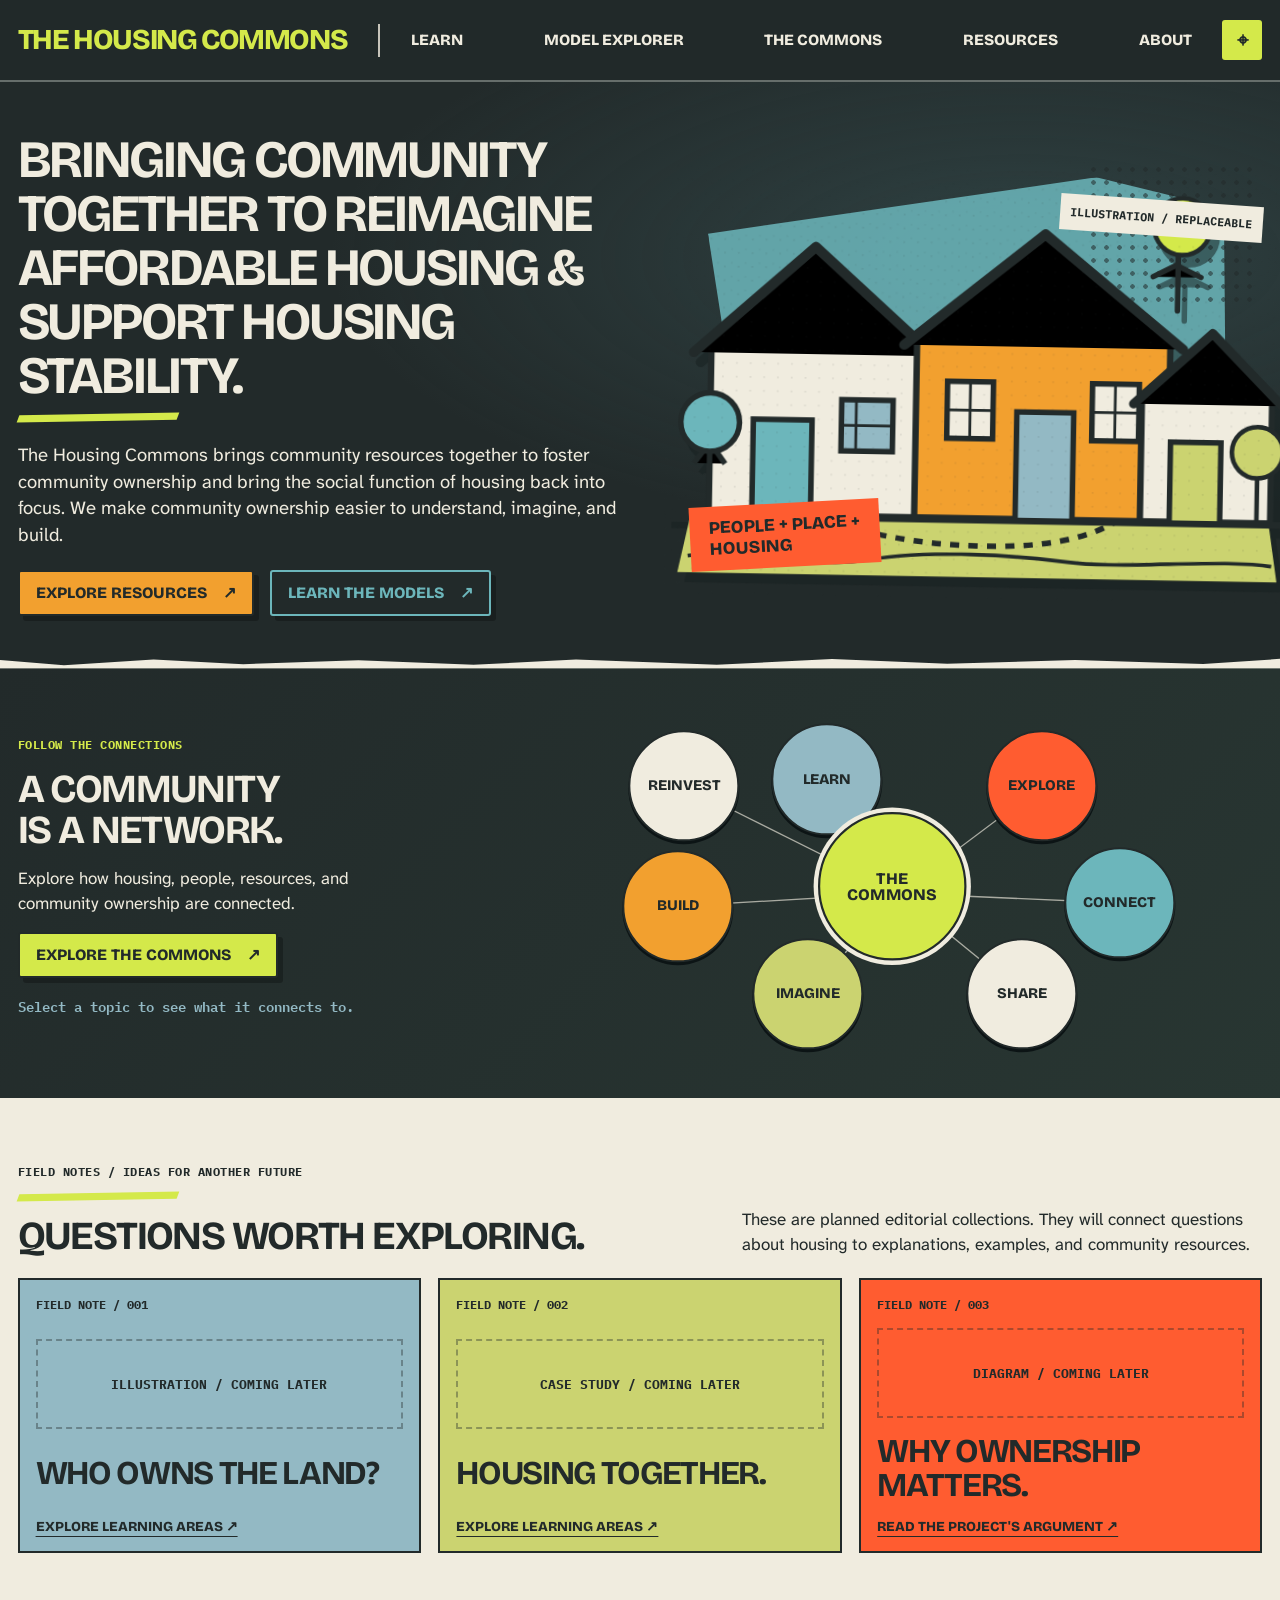
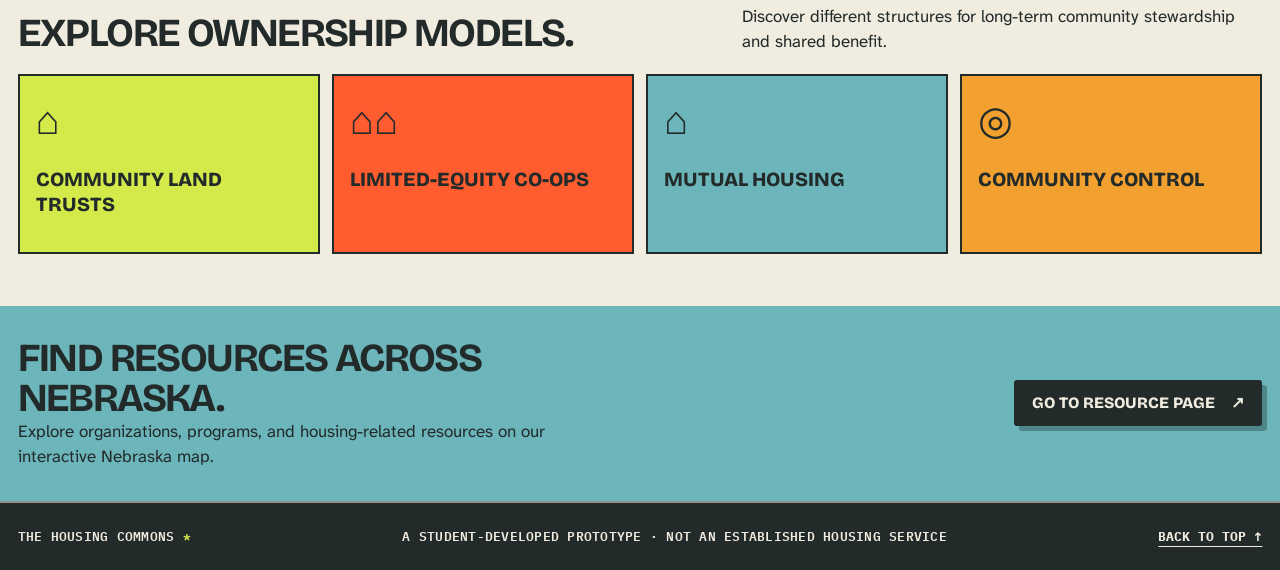
<file: index.html>
<!doctype html><html lang="en"><head><meta charset="utf-8"><meta name="viewport" content="width=device-width, initial-scale=1"><meta name="theme-color" content="#222A2A"><meta name="description" content="Explore housing ideas, resources and community ownership through The Housing Commons."><title>Home | The Housing Commons</title><link rel="preconnect" href="https://fonts.googleapis.com"><link rel="preconnect" href="https://fonts.gstatic.com" crossorigin><link href="https://fonts.googleapis.com/css2?family=Atkinson+Hyperlegible+Next:wght@400;500;600;700&family=Bricolage+Grotesque:opsz,wght@12..96,500;12..96,700;12..96,800&family=IBM+Plex+Mono:wght@400;500;600;700&display=swap" rel="stylesheet"><link rel="stylesheet" href="css/styles.css"><script src="js/site.js" defer></script></head><body id="top"><a class="skip" href="#main">Skip to main content</a><div class="site"><header class="masthead"><div class="mast-inner shell"><a class="brand" href="index.html" aria-label="The Housing Commons home">THE HOUSING COMMONS</a><span class="nav-divider" aria-hidden="true"></span><button class="menu-toggle" type="button" aria-expanded="false" aria-controls="main-nav" aria-label="Open navigation menu">☰</button><nav class="main-nav" id="main-nav" aria-label="Main navigation"><a href="learn.html">LEARN</a><a href="model-explorer.html">MODEL EXPLORER</a><a href="commons.html">THE COMMONS</a><a href="resources.html">RESOURCES</a><a href="about.html">ABOUT</a></nav><a class="utility-search" href="resources.html" aria-label="Go to resources page">⌖</a></div></header><main id="main"><section class="hero teared"><div class="shell hero-grid"><div class="hero-copy"><h1>BRINGING COMMUNITY TOGETHER TO REIMAGINE AFFORDABLE HOUSING &amp; SUPPORT HOUSING STABILITY.</h1><span class="marker" aria-hidden="true"></span><p class="mission">The Housing Commons brings community resources together to foster community ownership and bring the social function of housing back into focus. We make community ownership easier to understand, imagine, and build.</p><div class="hero-actions"><a class="btn btn-primary" href="resources.html">EXPLORE RESOURCES <span aria-hidden="true">↗</span></a><a class="btn btn-secondary" href="learn.html">LEARN THE MODELS <span aria-hidden="true">↗</span></a></div></div><div class="collage"><img class="architecture" src="assets/graphics/shared-housing.svg" alt="Architectural illustration of neighboring houses and shared outdoor space"><span class="collage-stamp">PEOPLE + PLACE + HOUSING</span><span class="photo-note">ILLUSTRATION / REPLACEABLE</span></div></div></section>
<section class="section-dark section-pad network-band"><div class="shell network-layout"><div class="network-copy"><p class="eyebrow" style="color:var(--lime)">FOLLOW THE CONNECTIONS</p><h2>A COMMUNITY<br>IS A NETWORK.</h2><p>Explore how housing, people, resources, and community ownership are connected.</p><a class="btn btn-lime" href="commons.html">EXPLORE THE COMMONS <span aria-hidden="true">↗</span></a><p class="network-status" id="home-node-label" aria-live="polite">Select a topic to see what it connects to.</p></div><div class="node-stage" data-network="home" role="group" aria-label="Commons topic network"><svg viewBox="0 0 1000 500" preserveAspectRatio="none" aria-hidden="true"><line x1="500" y1="265" x2="390" y2="90"/><line x1="500" y1="265" x2="720" y2="100"/><line x1="500" y1="265" x2="840" y2="280"/><line x1="500" y1="265" x2="690" y2="420"/><line x1="500" y1="265" x2="360" y2="420"/><line x1="500" y1="265" x2="160" y2="285"/><line x1="500" y1="265" x2="170" y2="100"/></svg><button type="button" class="node" style="left:39%;top:18%;--node-color:#93B9C4" data-node="learn" aria-pressed="false">LEARN</button><button type="button" class="node" style="left:72%;top:20%;--node-color:#FF5C30" data-node="explore" aria-pressed="false">EXPLORE</button><button type="button" class="node" style="left:84%;top:56%;--node-color:#6CB6BB" data-node="connect" aria-pressed="false">CONNECT</button><button type="button" class="node" style="left:69%;top:84%;--node-color:#F0ECDF" data-node="share" aria-pressed="false">SHARE</button><button type="button" class="node" style="left:36%;top:84%;--node-color:#CBD370" data-node="imagine" aria-pressed="false">IMAGINE</button><button type="button" class="node" style="left:16%;top:57%;--node-color:#F2A02F" data-node="build" aria-pressed="false">BUILD</button><button type="button" class="node" style="left:17%;top:20%;--node-color:#F0ECDF" data-node="reinvest" aria-pressed="false">REINVEST</button><button type="button" class="node center" style="left:50%;top:53%" data-node="commons" aria-pressed="true">THE<br>COMMONS</button></div></div></section>
<section class="section-paper section-pad"><div class="shell"><div class="section-row"><div><span class="eyebrow">FIELD NOTES / IDEAS FOR ANOTHER FUTURE</span><span class="marker" aria-hidden="true"></span><h2>QUESTIONS WORTH EXPLORING.</h2></div><p>These are planned editorial collections. They will connect questions about housing to explanations, examples, and community resources.</p></div><div class="feature-grid"><article class="feature-card"><span class="feature-top">FIELD NOTE / 001</span><div class="feature-art">ILLUSTRATION / COMING LATER</div><h3>WHO OWNS THE LAND?</h3><a href="learn.html">EXPLORE LEARNING AREAS ↗</a></article><article class="feature-card"><span class="feature-top">FIELD NOTE / 002</span><div class="feature-art">CASE STUDY / COMING LATER</div><h3>HOUSING TOGETHER.</h3><a href="learn.html">EXPLORE LEARNING AREAS ↗</a></article><article class="feature-card"><span class="feature-top">FIELD NOTE / 003</span><div class="feature-art">DIAGRAM / COMING LATER</div><h3>WHY OWNERSHIP MATTERS.</h3><a href="about.html#change">READ THE PROJECT'S ARGUMENT ↗</a></article></div></div></section>
<section class="section-paper section-pad" style="padding-top:0"><div class="shell"><div class="section-row"><h2>EXPLORE OWNERSHIP MODELS.</h2><p>Discover different structures for long-term community stewardship and shared benefit.</p></div><div class="model-grid"><a href="learn.html" class="model-tile"><span class="glyph" aria-hidden="true">⌂</span><strong>COMMUNITY LAND TRUSTS</strong></a><a href="learn.html" class="model-tile"><span class="glyph" aria-hidden="true">⌂⌂</span><strong>LIMITED-EQUITY CO-OPS</strong></a><a href="learn.html" class="model-tile"><span class="glyph" aria-hidden="true">⌂</span><strong>MUTUAL HOUSING</strong></a><a href="learn.html" class="model-tile"><span class="glyph" aria-hidden="true">◎</span><strong>COMMUNITY CONTROL</strong></a></div></div></section>
<section class="map-cta"><div class="shell"><div><h2>FIND RESOURCES ACROSS NEBRASKA.</h2><p>Explore organizations, programs, and housing-related resources on our interactive Nebraska map.</p></div><a class="btn btn-dark" href="resources.html">GO TO RESOURCE PAGE <span aria-hidden="true">↗</span></a></div></section></main><footer class="site-footer"><div class="shell"><span class="label">THE HOUSING COMMONS <span style="color:var(--lime)">*</span></span><span class="label">A STUDENT-DEVELOPED PROTOTYPE · NOT AN ESTABLISHED HOUSING SERVICE</span><a href="#top">BACK TO TOP ↑</a></div></footer></div></body></html>
</file>
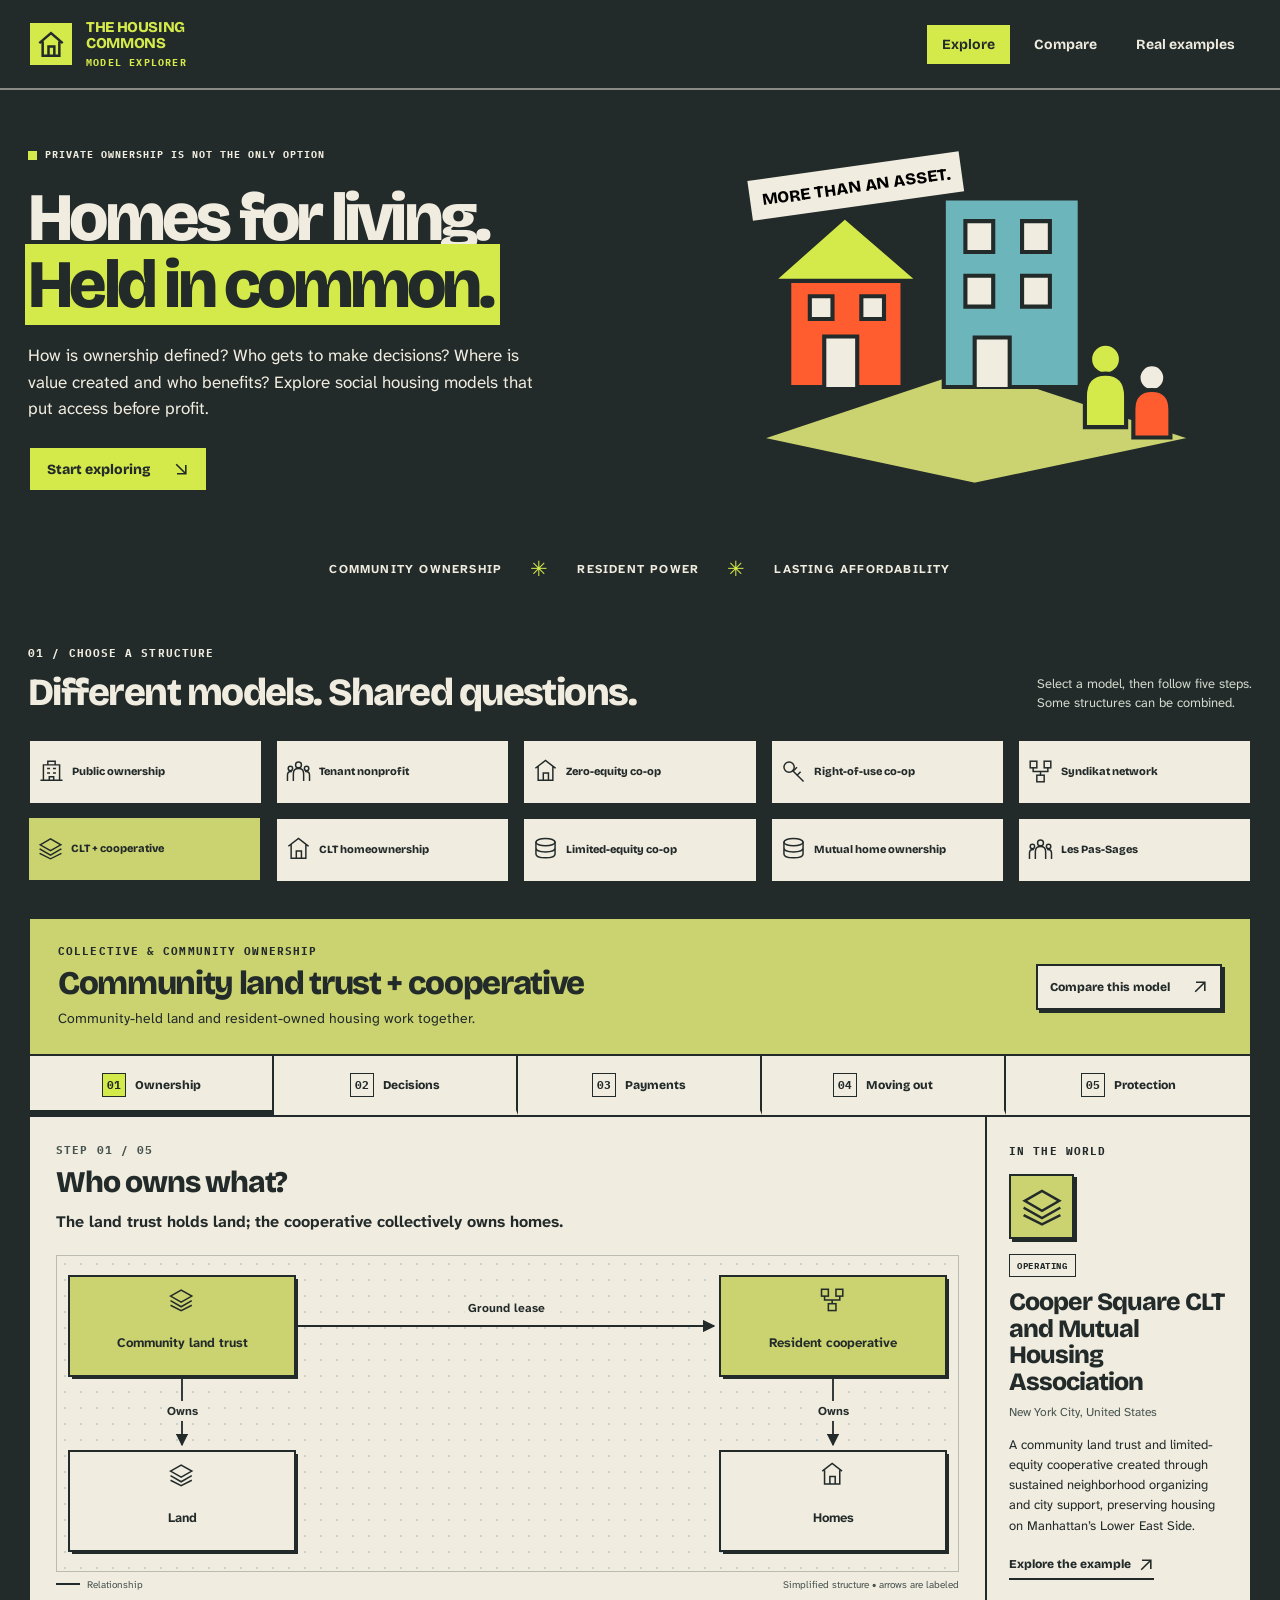
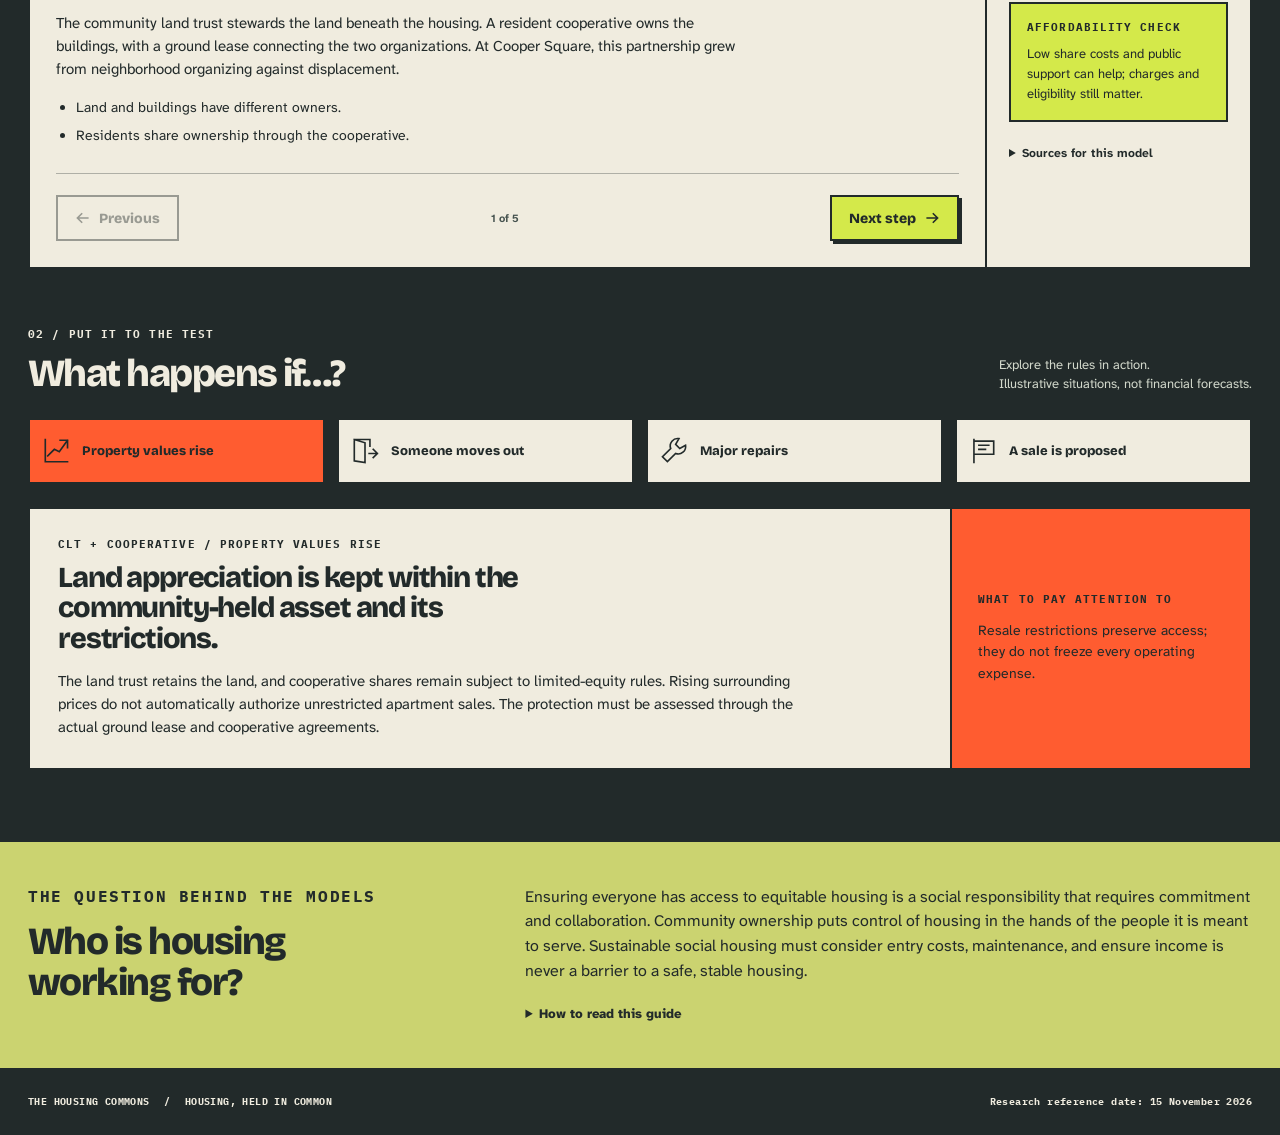
<file: model-explorer/index.html>
<!doctype html>
<html lang="en">
<head>
  <meta charset="utf-8">
  <meta name="viewport" content="width=device-width, initial-scale=1">
  <meta name="theme-color" content="#D4E94A">
  <meta name="description" content="Explore how community and public housing models change ownership, resident power and the flow of money. Guided diagrams, real examples and comparisons.">
  <title>Housing, Held in Common — An interactive guide</title>
  <link rel="preconnect" href="https://fonts.googleapis.com"><link rel="preconnect" href="https://fonts.gstatic.com" crossorigin><link href="https://fonts.googleapis.com/css2?family=Atkinson+Hyperlegible+Next:wght@400;500;600;700&family=Bricolage+Grotesque:opsz,wght@12..96,500;12..96,700;12..96,800&family=IBM+Plex+Mono:wght@400;500;600;700&display=swap" rel="stylesheet">
  <link rel="stylesheet" href="styles.css">
  <link rel="stylesheet" href="theme.css">
  <link rel="icon" href="data:image/svg+xml,%3Csvg xmlns='http://www.w3.org/2000/svg' viewBox='0 0 32 32'%3E%3Crect width='32' height='32' fill='%23f4df55'/%3E%3Cpath d='M5 16 16 6 27 16M8 14v13h16V14M14 27v-8h5v8' fill='none' stroke='%23191919' stroke-width='3'/%3E%3C/svg%3E">
  <script defer src="data.js"></script>
  <script defer src="feenix.js"></script>
  <script defer src="app.js"></script>
  <script defer src="embed-child.js"></script>
</head>
<body>
  <a class="skip-link" href="#workspace">Skip to the explainer</a>
  <header class="site-header">
    <a class="brand" href="#explore" aria-label="Housing Held in Common, explore models"><span class="brand-symbol" aria-hidden="true"><svg viewBox="0 0 36 36"><path d="M4 17 18 5 32 17M8 15v17h20V15M15 32V21h7v11"/></svg></span><span>THE HOUSING<br>COMMONS <small>MODEL EXPLORER</small></span></a>
    <nav aria-label="Main navigation"><a href="#explore" data-view="explore" aria-current="page">Explore</a><a href="#compare" data-view="compare">Compare</a><a href="#examples" data-view="examples">Real examples</a></nav>
  </header>
  <main>
    <section class="hero" aria-labelledby="hero-title">
      <div class="hero-copy"><p class="eyebrow"><span class="square"></span> PRIVATE OWNERSHIP IS NOT THE ONLY OPTION</p><h1 id="hero-title">Homes for living.<br><span>Held in common.</span></h1><p>How is ownership defined? Who gets to make decisions? Where is value created and who benefits? Explore social housing models that put access before profit.</p><a class="button primary" href="#workspace">Start exploring <svg class="ui-arrow" viewBox="0 0 20 20" aria-hidden="true" fill="none" stroke="currentColor" stroke-width="2"><path d="M4 4 16 16M5 16h11V5"/></svg></a></div>
      <div class="hero-art" aria-hidden="true">
        <svg viewBox="0 0 480 330"><defs><pattern id="hero-dots" width="20" height="20" patternUnits="userSpaceOnUse"><circle cx="2" cy="2" r="1.2" fill="#222A2A" opacity=".16"/></pattern></defs><rect x="4" y="4" width="472" height="322" fill="url(#hero-dots)"/><path d="M30 280 240 210 453 280 240 325Z" fill="#CBD370" stroke="#222A2A" stroke-width="4"/><path d="M60 230V124h110v106Z" fill="#FF5C30" stroke="#222A2A" stroke-width="4"/><path d="m44 127 70-62 72 62Z" fill="#D4E94A" stroke="#222A2A" stroke-width="4"/><path d="M210 230V47h132v183Z" fill="#6CB6BB" stroke="#222A2A" stroke-width="4"/><path d="M240 230v-48h34v48M94 230v-49h32v49" fill="#F0ECDF" stroke="#222A2A" stroke-width="4"/><g fill="#F0ECDF" stroke="#222A2A" stroke-width="4"><path d="M231 69h27v30h-27ZM286 69h27v30h-27ZM231 122h27v30h-27ZM286 122h27v30h-27ZM80 142h22v22H80ZM130 142h22v22h-22Z"/></g><g stroke="#222A2A" stroke-width="4"><circle cx="367" cy="203" r="15" fill="#D4E94A"/><path d="M347 269v-30q0-22 20-22t20 22v30Z" fill="#D4E94A"/><circle cx="412" cy="221" r="13" fill="#F0ECDF"/><path d="M394 279v-27q0-19 18-19t18 19v27Z" fill="#FF5C30"/></g><g transform="rotate(-8 125 38)"><rect x="20" y="14" width="210" height="42" fill="#F0ECDF" stroke="#222A2A" stroke-width="3"/><text x="125" y="41" text-anchor="middle" font-family="Bricolage Grotesque,Arial,sans-serif" font-size="16" font-weight="900">MORE THAN AN ASSET.</text></g><path d="M355 45h74v66M429 45l-59 59" fill="none" stroke="#222A2A" stroke-width="5"/></svg>
      </div>
    </section>
    <div class="topic-strip"><span>COMMUNITY OWNERSHIP</span><span aria-hidden="true">✳</span><span>RESIDENT POWER</span><span aria-hidden="true">✳</span><span>LASTING AFFORDABILITY</span></div>
    <div id="workspace" class="workspace" tabindex="-1">
      <section id="explore-view" class="view" aria-labelledby="explore-heading">
        <div class="section-heading"><div><p class="eyebrow">01 / CHOOSE A STRUCTURE</p><h2 id="explore-heading">Different models. Shared questions.</h2></div><p class="section-note">Select a model, then follow five steps.<br> Some structures can be combined.</p></div>
        <div id="model-picker" class="model-picker" role="group" aria-label="Housing models"></div>
        <section class="walkthrough" aria-labelledby="model-title">
          <div class="model-banner"><div><p id="model-family" class="eyebrow"></p><h2 id="model-title"></h2><p id="model-tagline"></p></div><button class="button compact" id="compare-current">Compare this model <svg class="ui-arrow" viewBox="0 0 20 20" aria-hidden="true" fill="none" stroke="currentColor" stroke-width="2"><path d="M4 16 16 4M5 4h11v11"/></svg></button></div>
          <div id="step-buttons" class="step-buttons" role="group" aria-label="Walkthrough steps"></div>
          <div class="lesson-layout">
            <div class="lesson-main"><div class="lesson-copy" aria-live="polite" aria-atomic="true"><p id="step-counter" class="eyebrow"></p><h3 id="step-title"></h3><p id="step-takeaway" class="takeaway"></p></div><div id="diagram" class="diagram"></div><div class="diagram-key"><span><i class="key-line"></i> Relationship</span><span id="diagram-qualification">Simplified structure • arrows are labeled</span></div><p id="step-body" class="body-copy"></p><ul id="step-points" class="point-list"></ul><div class="step-controls"><button class="button" id="prev-step"><svg class="ui-arrow" viewBox="0 0 20 20" aria-hidden="true" fill="none" stroke="currentColor" stroke-width="2"><path d="M17 10H3m6-6-6 6 6 6"/></svg>Previous</button><span id="step-position"></span><button class="button primary" id="next-step">Next step<svg class="ui-arrow" viewBox="0 0 20 20" aria-hidden="true" fill="none" stroke="currentColor" stroke-width="2"><path d="M3 10h14m-6-6 6 6-6 6"/></svg></button></div></div>
            <aside class="lesson-aside"><div class="case-note"><p class="eyebrow">IN THE WORLD</p><div id="case-mark" class="case-mark" aria-hidden="true"></div><span id="case-status" class="status"></span><h3 id="case-name"></h3><p id="case-place" class="location"></p><p id="case-summary"></p><button id="view-case" class="text-button">Explore the example <svg class="ui-arrow" viewBox="0 0 20 20" aria-hidden="true" fill="none" stroke="currentColor" stroke-width="2"><path d="M4 16 16 4M5 4h11v11"/></svg></button></div><div class="affordability-note"><p class="eyebrow">AFFORDABILITY CHECK</p><p id="affordability-check"></p></div><details class="source-details"><summary>Sources for this model</summary><ul id="model-sources"></ul></details></aside>
          </div>
        </section>
        <section class="scenario-section" aria-labelledby="scenario-heading"><div class="section-heading"><div><p class="eyebrow">02 / PUT IT TO THE TEST</p><h2 id="scenario-heading">What happens if…?</h2></div><p class="section-note">Explore the rules in action.<br> Illustrative situations, not financial forecasts.</p></div><div id="scenario-buttons" class="scenario-buttons" role="group" aria-label="Choose a situation"></div><div id="scenario-result" class="scenario-result" aria-live="polite" aria-atomic="true"></div></section>
      </section>
      <section id="compare-view" class="view" hidden aria-labelledby="compare-heading"><div class="section-heading"><div><p class="eyebrow">TWO MODELS / ONE SET OF QUESTIONS</p><h2 id="compare-heading">See what changes.</h2></div><p class="section-note">Compare actual structures and limits.<br> Affordability is not a single score.</p></div><div class="compare-controls"><label>First model<select id="compare-a"></select></label><button class="button swap-button" id="swap-models" aria-label="Swap comparison models"><svg class="ui-arrow" viewBox="0 0 20 20" aria-hidden="true" fill="none" stroke="currentColor" stroke-width="2"><path d="M2 6h15m-4-4 4 4-4 4M18 14H3m4-4-4 4 4 4"/></svg></button><label>Second model<select id="compare-b"></select></label></div><div id="comparison"></div><div class="compare-footnote"><strong>Keep both questions in view.</strong> Does the model prevent private extraction? And can people with low incomes afford to enter and stay? Ownership rules and sufficient funding need to work together.</div></section>
      <section id="examples-view" class="view" hidden aria-labelledby="examples-heading"><div class="section-heading"><div><p class="eyebrow">REAL PLACES / REAL STRUCTURES</p><h2 id="examples-heading">Ideas people have put into practice.</h2></div><label class="example-filter">Show examples for<select id="example-filter"><option value="all">All models</option></select></label></div><div id="examples-grid" class="examples-grid"></div><div class="section-heading history-heading"><div><p class="eyebrow">THE LONGER VIEW</p><h2>Precedents and proposals.</h2></div><p class="section-note">Historical experiments and studied proposals<br>are labeled separately from operating examples.</p></div><div id="context-grid" class="context-grid"></div></section>
    </div>
    <section class="reading-guide"><div><p class="eyebrow">THE QUESTION BEHIND THE MODELS</p><h2>Who is housing<br>working for?</h2></div><div><p>Ensuring everyone has access to equitable housing is a social responsibility that requires commitment and collaboration. Community ownership puts control of housing in the hands of the people it is meant to serve. Sustainable social housing must consider entry costs, maintenance, and ensure income is never a barrier to a safe, stable housing.</p><details><summary>How to read this guide</summary><p>The diagrams simplify representative structures. The examples show how those structures work in specific places. Legal terms, resident rights and protections vary between projects and countries.</p><p>“Operating” means a community or program exists. It does not certify that every affordability goal has been achieved. “Evolving adaptation” marks a structure still being developed. Scenarios explain likely implications of stated rules, not a promise of rent levels, repayment or legal outcomes.</p><p>Capital contributions, ongoing charges, loan interest and resale gains are different things. Removing speculative resale does not remove construction, maintenance or financing costs.</p></details></div></section>
  </main>
  <footer><span>THE HOUSING COMMONS <strong> / </strong> HOUSING, HELD IN COMMON</span><span>Research reference date: 15 November 2026</span></footer>
  <div id="announcer" class="sr-only" aria-live="polite"></div>
  <noscript><p class="noscript">This interactive guide needs JavaScript enabled to display the models and walkthroughs.</p></noscript>
</body>
</html>
</file>
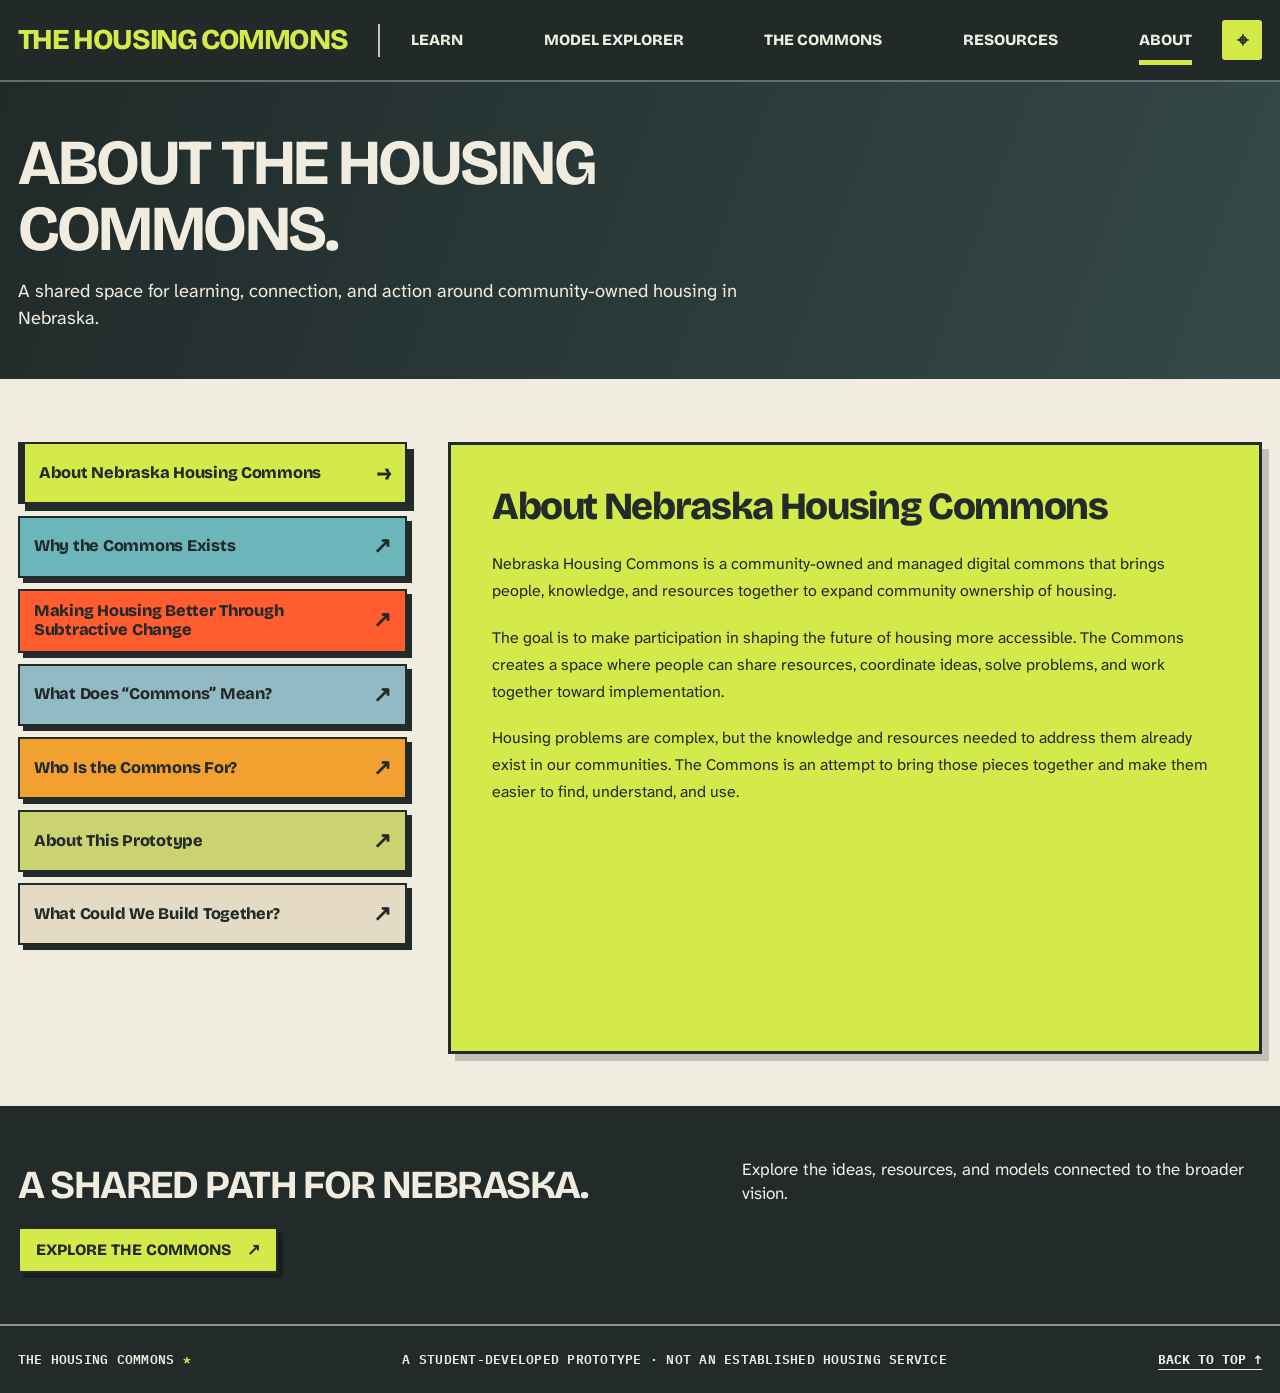
<file: about.html>
<!doctype html><html lang="en"><head><meta charset="utf-8"><meta name="viewport" content="width=device-width, initial-scale=1"><meta name="theme-color" content="#222A2A"><meta name="description" content="The mission, argument, purpose, and future vision of Nebraska Housing Commons."><title>About | The Housing Commons</title><link rel="preconnect" href="https://fonts.googleapis.com"><link rel="preconnect" href="https://fonts.gstatic.com" crossorigin><link href="https://fonts.googleapis.com/css2?family=Atkinson+Hyperlegible+Next:wght@400;500;600;700&family=Bricolage+Grotesque:opsz,wght@12..96,500;12..96,700;12..96,800&family=IBM+Plex+Mono:wght@400;500;600;700&display=swap" rel="stylesheet"><link rel="stylesheet" href="css/styles.css"><link rel="stylesheet" href="css/about-layout.css?v=20261117b"><script src="js/site.js" defer></script><script src="js/about-sections.js" defer></script></head><body id="top"><a class="skip" href="#main">Skip to main content</a><div class="site"><header class="masthead"><div class="mast-inner shell"><a class="brand" href="index.html" aria-label="The Housing Commons home">THE HOUSING COMMONS</a><span class="nav-divider" aria-hidden="true"></span><button class="menu-toggle" type="button" aria-expanded="false" aria-controls="main-nav" aria-label="Open navigation menu">☰</button><nav class="main-nav" id="main-nav" aria-label="Main navigation"><a href="learn.html">LEARN</a><a href="model-explorer.html">MODEL EXPLORER</a><a href="commons.html">THE COMMONS</a><a href="resources.html">RESOURCES</a><a href="about.html" aria-current="page">ABOUT</a></nav><a class="utility-search" href="resources.html" aria-label="Go to resources page">⌖</a></div></header><main id="main"><section class="page-hero"><div class="shell"><h1>ABOUT THE HOUSING COMMONS.</h1><p>A shared space for learning, connection, and action around community-owned housing in Nebraska.</p></div></section><section class="section-paper section-pad"><div class="shell about-wrap about-layout"><nav class="about-contents" role="tablist" aria-label="About page sections" aria-orientation="vertical"><button class="about-choice" type="button" role="tab" id="about-tab-about" aria-controls="about" aria-selected="true" tabindex="0" style="--about-color:var(--lime)">About Nebraska Housing Commons</button><button class="about-choice" type="button" role="tab" id="about-tab-why" aria-controls="why" aria-selected="false" tabindex="-1" style="--about-color:var(--aqua)">Why the Commons Exists</button><button class="about-choice" type="button" role="tab" id="about-tab-change" aria-controls="change" aria-selected="false" tabindex="-1" style="--about-color:var(--red)">Making Housing Better Through Subtractive Change</button><button class="about-choice" type="button" role="tab" id="about-tab-meaning" aria-controls="meaning" aria-selected="false" tabindex="-1" style="--about-color:var(--sky)">What Does “Commons” Mean?</button><button class="about-choice" type="button" role="tab" id="about-tab-who" aria-controls="who" aria-selected="false" tabindex="-1" style="--about-color:var(--gold)">Who Is the Commons For?</button><button class="about-choice" type="button" role="tab" id="about-tab-prototype" aria-controls="prototype" aria-selected="false" tabindex="-1" style="--about-color:var(--tacha)">About This Prototype</button><button class="about-choice" type="button" role="tab" id="about-tab-together" aria-controls="together" aria-selected="false" tabindex="-1" style="--about-color:#e5dbc4">What Could We Build Together?</button></nav><div class="about-panels"><section class="about-tabpanel about-chapter is-active" id="about" role="tabpanel" aria-labelledby="about-tab-about" tabindex="0" style="--about-color:var(--lime)"><h2>About Nebraska Housing Commons</h2><p>Nebraska Housing Commons is a community-owned and managed digital commons that brings people, knowledge, and resources together to expand community ownership of housing.</p><p>The goal is to make participation in shaping the future of housing more accessible. The Commons creates a space where people can share resources, coordinate ideas, solve problems, and work together toward implementation.</p><p>Housing problems are complex, but the knowledge and resources needed to address them already exist in our communities. The Commons is an attempt to bring those pieces together and make them easier to find, understand, and use.</p></section><section class="about-tabpanel about-chapter" id="why" role="tabpanel" aria-labelledby="about-tab-why" tabindex="0" style="--about-color:var(--aqua)" hidden><h2>Why the Commons Exists</h2><p>The ethical issue I am focusing on is the commodification of a basic human need. Housing is treated primarily as a private commodity and investment opportunity. The existing housing system in the US creates a conflict between private wealth and the public need for housing stability.</p><p>People generally do not have the option to opt out of consuming shelter. This makes housing different from many other products sold in a market. When access to a basic need is also used as a tool for private wealth generation, housing instability becomes more than an individual problem.</p><p>My focus shifted away from policy and toward what the community can do to create housing access. Nebraska Housing Commons explores how existing community and public resources could be organized around creating permanent affordable housing and expanding community ownership.</p></section><section class="about-tabpanel about-chapter" id="change" role="tabpanel" aria-labelledby="about-tab-change" tabindex="0" style="--about-color:var(--red)" hidden><h2>Making Housing Better Through Subtractive Change</h2><p>The focus of this project is to challenge the existing housing industry by creating community-owned alternatives that prioritize sustainability and the social function of housing.</p><p>My approach to making a business better is through subtractive change. I would argue that the existing profit-based model is best improved by challenging its market dominance and contributing to meaningful progress toward developing large-scale alternatives.</p><p>This does not mean removing the people and businesses needed to create housing. Housing still requires planning, financing, design, construction, maintenance, management, legal work, accounting, and skilled labor. Those contributions still have value.</p><div class="about-quote">The change is in ownership and purpose.</div><p>Better means shifting ownership of affordable housing into the hands of communities to create permanently affordable housing systems that prioritize the social function of housing. Instead of allowing the value created through housing to continually leave the community, community ownership creates an opportunity to hold that value and use it for future community benefit.</p></section><section class="about-tabpanel about-chapter" id="meaning" role="tabpanel" aria-labelledby="about-tab-meaning" tabindex="0" style="--about-color:var(--sky)" hidden><h2>What Does “Commons” Mean?</h2><p>The Commons is not just a website. It is shared infrastructure.</p><p>I like the idea of creating a space where people can bring existing knowledge and resources together instead of every organization or community having to start from the beginning. There are a lot of organizations working to address affordable housing in creative ways. The Commons would make those efforts easier to see and connect.</p><p>The full vision would create a place where people could learn about community ownership and explore projects that already exist. They could find organizations and public resources. They could share research, tools, professional knowledge, land, labor, and ideas.</p><p>It would also create space for public discourse and ongoing community involvement. People could propose projects, identify problems encountered during implementation, and work together to find more equitable solutions.</p><p>Over time, I would like the Commons to help communities move from learning about an idea to actually building it:</p><div class="about-stepper"><span>LEARN</span><span>EXPLORE</span><span>CONNECT</span><span>SHARE</span><span>IMAGINE</span><span>BUILD</span><span>REINVEST</span></div><p>Education would remain a central part of that process. The goal is to create a community-owned resource and shared infrastructure that helps facilitate learning, connections, organization, and the collective building of equitable housing systems.</p></section><section class="about-tabpanel about-chapter" id="who" role="tabpanel" aria-labelledby="about-tab-who" tabindex="0" style="--about-color:var(--gold)" hidden><h2>Who Is the Commons For?</h2><p>The Commons is for people who want to participate in shaping the future of housing.</p><p>That includes people who need housing and people who already work in housing. It includes renters, community members, advocates, nonprofits, public agencies, planners, developers, tradespeople, researchers, students, and community leaders.</p><p>It is also for people who have something they are willing to share. That could be professional knowledge, land, labor, research, funding, technology, lived experience, or an idea.</p><p>Participation should not require someone to already understand how affordable housing development works. One of the goals of the Commons is to make that knowledge more accessible so more people have an opportunity to participate in the outcome.</p></section><section class="about-tabpanel about-chapter" id="prototype" role="tabpanel" aria-labelledby="about-tab-prototype" tabindex="0" style="--about-color:var(--tacha)" hidden><h2>About This Prototype</h2><p>Nebraska Housing Commons is currently a student-developed prototype.</p><p>The full vision is much larger than what I can create during one semester. This website is meant to create a structure for the Commons and provide samples of what some of its resources could look like.</p><p>The interactive resource map is one example. Educational content and other components of the site are meant to demonstrate how people might learn about existing resources and community-owned housing.</p><p>Other ideas presented throughout the site are part of the larger vision. These include a visual network of organizations, shared resources, community project boards, policy resources, collaborative project development, and a community wealth fund.</p><p>The prototype is not meant to suggest that all of these systems currently exist. It is meant to make the idea visible.</p></section><section class="about-tabpanel about-chapter" id="together" role="tabpanel" aria-labelledby="about-tab-together" tabindex="0" style="--about-color:#e5dbc4" hidden><h2>What Could We Build Together?</h2><p>My personal experiences with housing instability and homelessness have given me a deep understanding of the systemic consequences of inequality in housing access. They have also shown me that housing and economic security are not intrinsically tied to individual ownership and consumption.</p><p>Shared ownership, responsibility, and resources can create stability and support community growth and opportunity.</p><p>I believe we all have a social responsibility to each other to drive change, create community ownership, and support social systems committed to addressing housing needs.</p><p>Nebraska Housing Commons asks what we could create if we treated housing as something we have a responsibility to build and sustain together.</p></section></div></div></section><section class="section-dark section-pad"><div class="shell"><div class="section-row"><h2>A SHARED PATH FOR NEBRASKA.</h2><p>Explore the ideas, resources, and models connected to the broader vision.</p></div><a href="commons.html" class="btn btn-lime">EXPLORE THE COMMONS <span aria-hidden="true">↗</span></a></div></section></main><footer class="site-footer"><div class="shell"><span class="label">THE HOUSING COMMONS <span style="color:var(--lime)">*</span></span><span class="label">A STUDENT-DEVELOPED PROTOTYPE · NOT AN ESTABLISHED HOUSING SERVICE</span><a href="#top">BACK TO TOP ↑</a></div></footer></div></body></html>
</file>
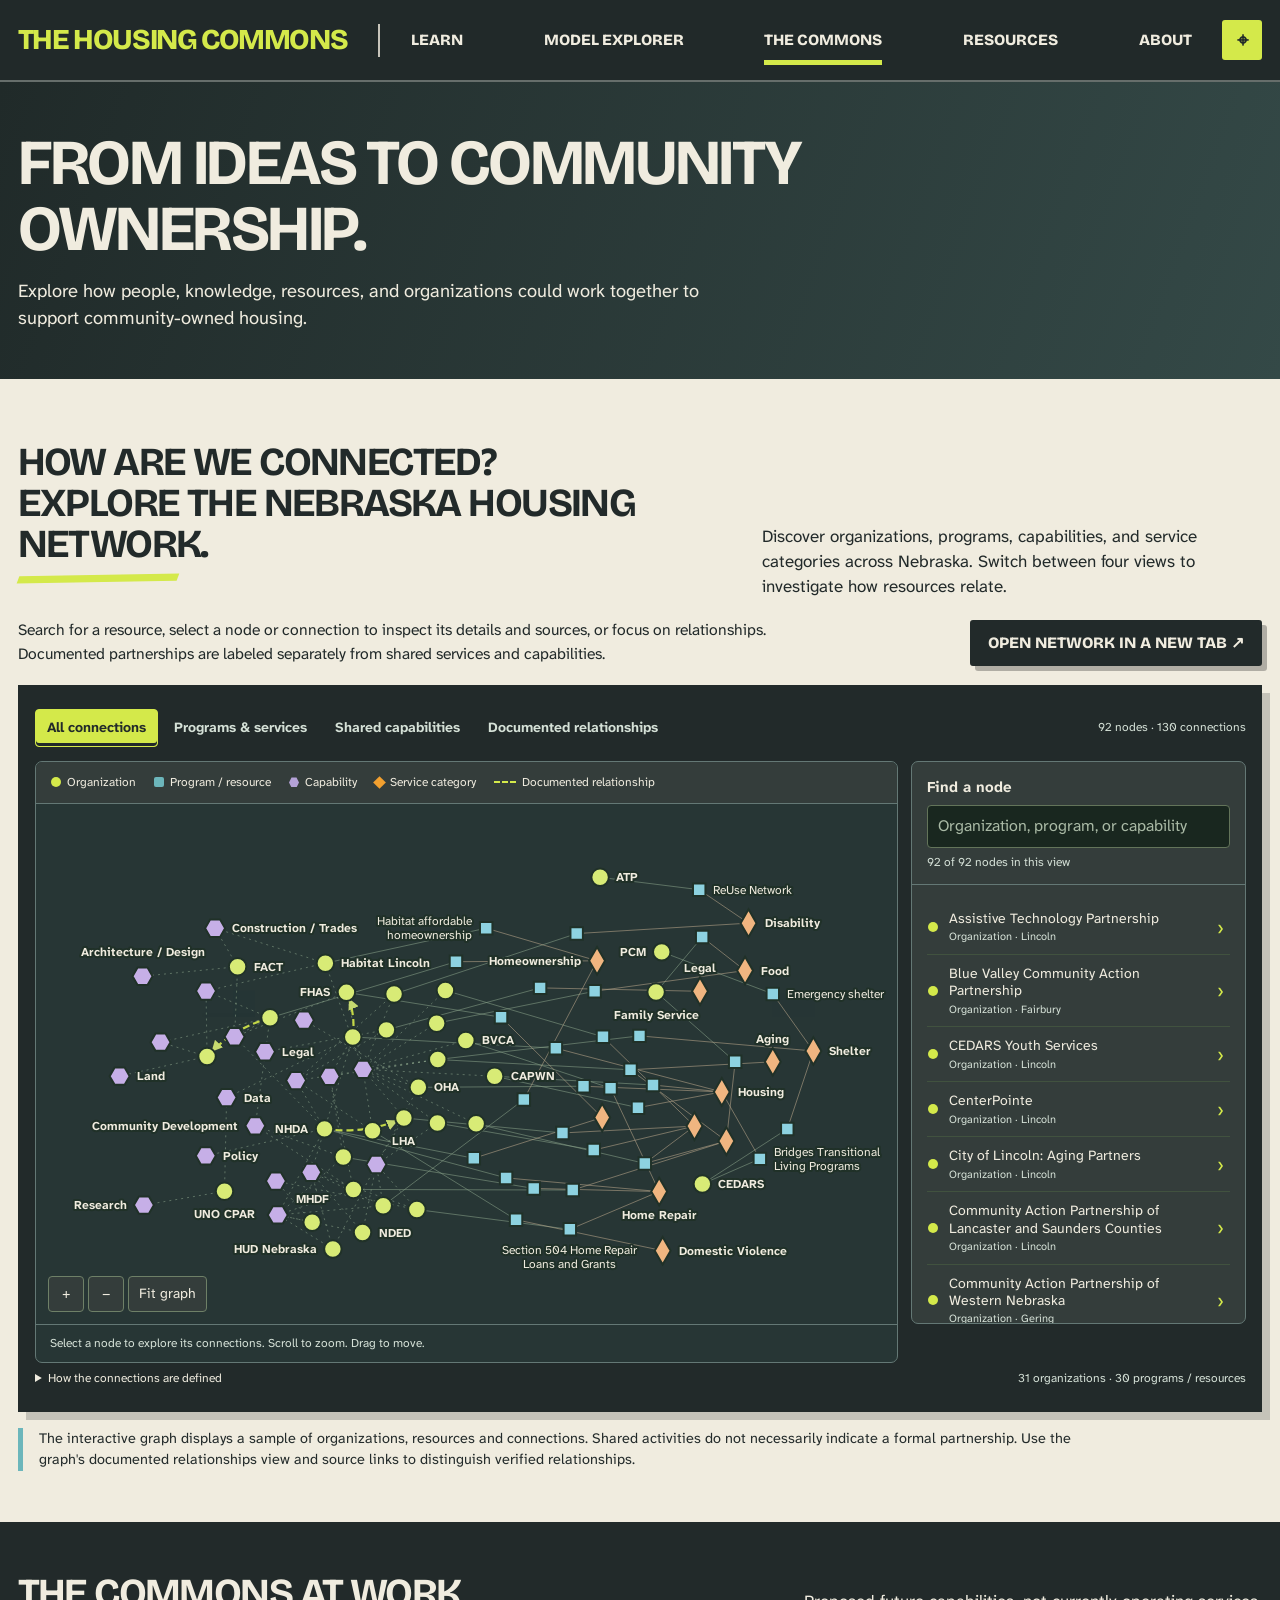
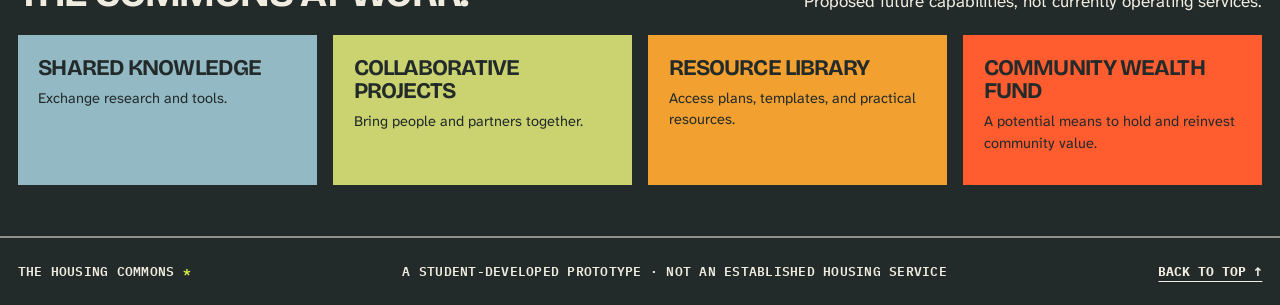
<file: commons.html>
<!doctype html><html lang="en"><head><meta charset="utf-8"><meta name="viewport" content="width=device-width, initial-scale=1"><meta name="theme-color" content="#222A2A"><meta name="description" content="An interactive conceptual network of the Commons and its proposed future capabilities."><title>The Commons | The Housing Commons</title><link rel="preconnect" href="https://fonts.googleapis.com"><link rel="preconnect" href="https://fonts.gstatic.com" crossorigin><link href="https://fonts.googleapis.com/css2?family=Atkinson+Hyperlegible+Next:wght@400;500;600;700&family=Bricolage+Grotesque:opsz,wght@12..96,500;12..96,700;12..96,800&family=IBM+Plex+Mono:wght@400;500;600;700&display=swap" rel="stylesheet"><link rel="stylesheet" href="css/styles.css"><script src="js/site.js" defer></script><script src="js/network-embed.js" defer></script></head><body id="top"><a class="skip" href="#main">Skip to main content</a><div class="site"><header class="masthead"><div class="mast-inner shell"><a class="brand" href="index.html" aria-label="The Housing Commons home">THE HOUSING COMMONS</a><span class="nav-divider" aria-hidden="true"></span><button class="menu-toggle" type="button" aria-expanded="false" aria-controls="main-nav" aria-label="Open navigation menu">☰</button><nav class="main-nav" id="main-nav" aria-label="Main navigation"><a href="learn.html">LEARN</a><a href="model-explorer.html">MODEL EXPLORER</a><a href="commons.html" aria-current="page">THE COMMONS</a><a href="resources.html">RESOURCES</a><a href="about.html">ABOUT</a></nav><a class="utility-search" href="resources.html" aria-label="Go to resources page">⌖</a></div></header><main id="main"><section class="page-hero"><div class="shell"><h1>FROM IDEAS TO COMMUNITY OWNERSHIP.</h1><p>Explore how people, knowledge, resources, and organizations could work together to support community-owned housing.</p></div></section><section class="section-paper section-pad commons-network-section" aria-labelledby="network-heading"><div class="shell">
<div class="section-row"><div><h2 id="network-heading">HOW ARE WE CONNECTED?<span style="display:block">EXPLORE THE NEBRASKA HOUSING NETWORK.</span></h2><span class="marker" aria-hidden="true"></span></div><p>Discover organizations, programs, capabilities, and service categories across Nebraska. Switch between four views to investigate how resources relate.</p></div>
<div class="network-embed-toolbar"><p>Search for a resource, select a node or connection to inspect its details and sources, or focus on relationships. Documented partnerships are labeled separately from shared services and capabilities.</p><a class="btn btn-dark" href="assets/network/Nebraska_Housing_Commons_Network_Graph.html" target="_blank" rel="noopener">OPEN NETWORK IN A NEW TAB ↗</a></div>
<div class="housing-network-embed"><iframe id="housing-network-frame" class="housing-network-frame" title="Interactive Nebraska Housing Commons organizations, resources and relationships network" src="assets/network/Nebraska_Housing_Commons_Network_Graph.html" loading="eager" allow="fullscreen" referrerpolicy="no-referrer"><p>Interactive network unavailable. <a href="assets/network/Nebraska_Housing_Commons_Network_Graph.html">Open the network in a separate page.</a></p></iframe></div>
<p class="network-embed-note">The interactive graph displays a sample of organizations, resources and connections. Shared activities do not necessarily indicate a formal partnership. Use the graph's documented relationships view and source links to distinguish verified relationships.</p>
</div></section><section class="section-dark section-pad"><div class="shell"><div class="section-row"><h2>THE COMMONS AT WORK.</h2><p>Proposed future capabilities, not currently operating services.</p></div><div class="vision-grid"><article><h3>SHARED KNOWLEDGE</h3><p>Exchange research and tools.</p></article><article><h3>COLLABORATIVE PROJECTS</h3><p>Bring people and partners together.</p></article><article><h3>RESOURCE LIBRARY</h3><p>Access plans, templates, and practical resources.</p></article><article><h3>COMMUNITY WEALTH FUND</h3><p>A potential means to hold and reinvest community value.</p></article></div></div></section></main><footer class="site-footer"><div class="shell"><span class="label">THE HOUSING COMMONS <span style="color:var(--lime)">*</span></span><span class="label">A STUDENT-DEVELOPED PROTOTYPE · NOT AN ESTABLISHED HOUSING SERVICE</span><a href="#top">BACK TO TOP ↑</a></div></footer></div></body></html>
</file>
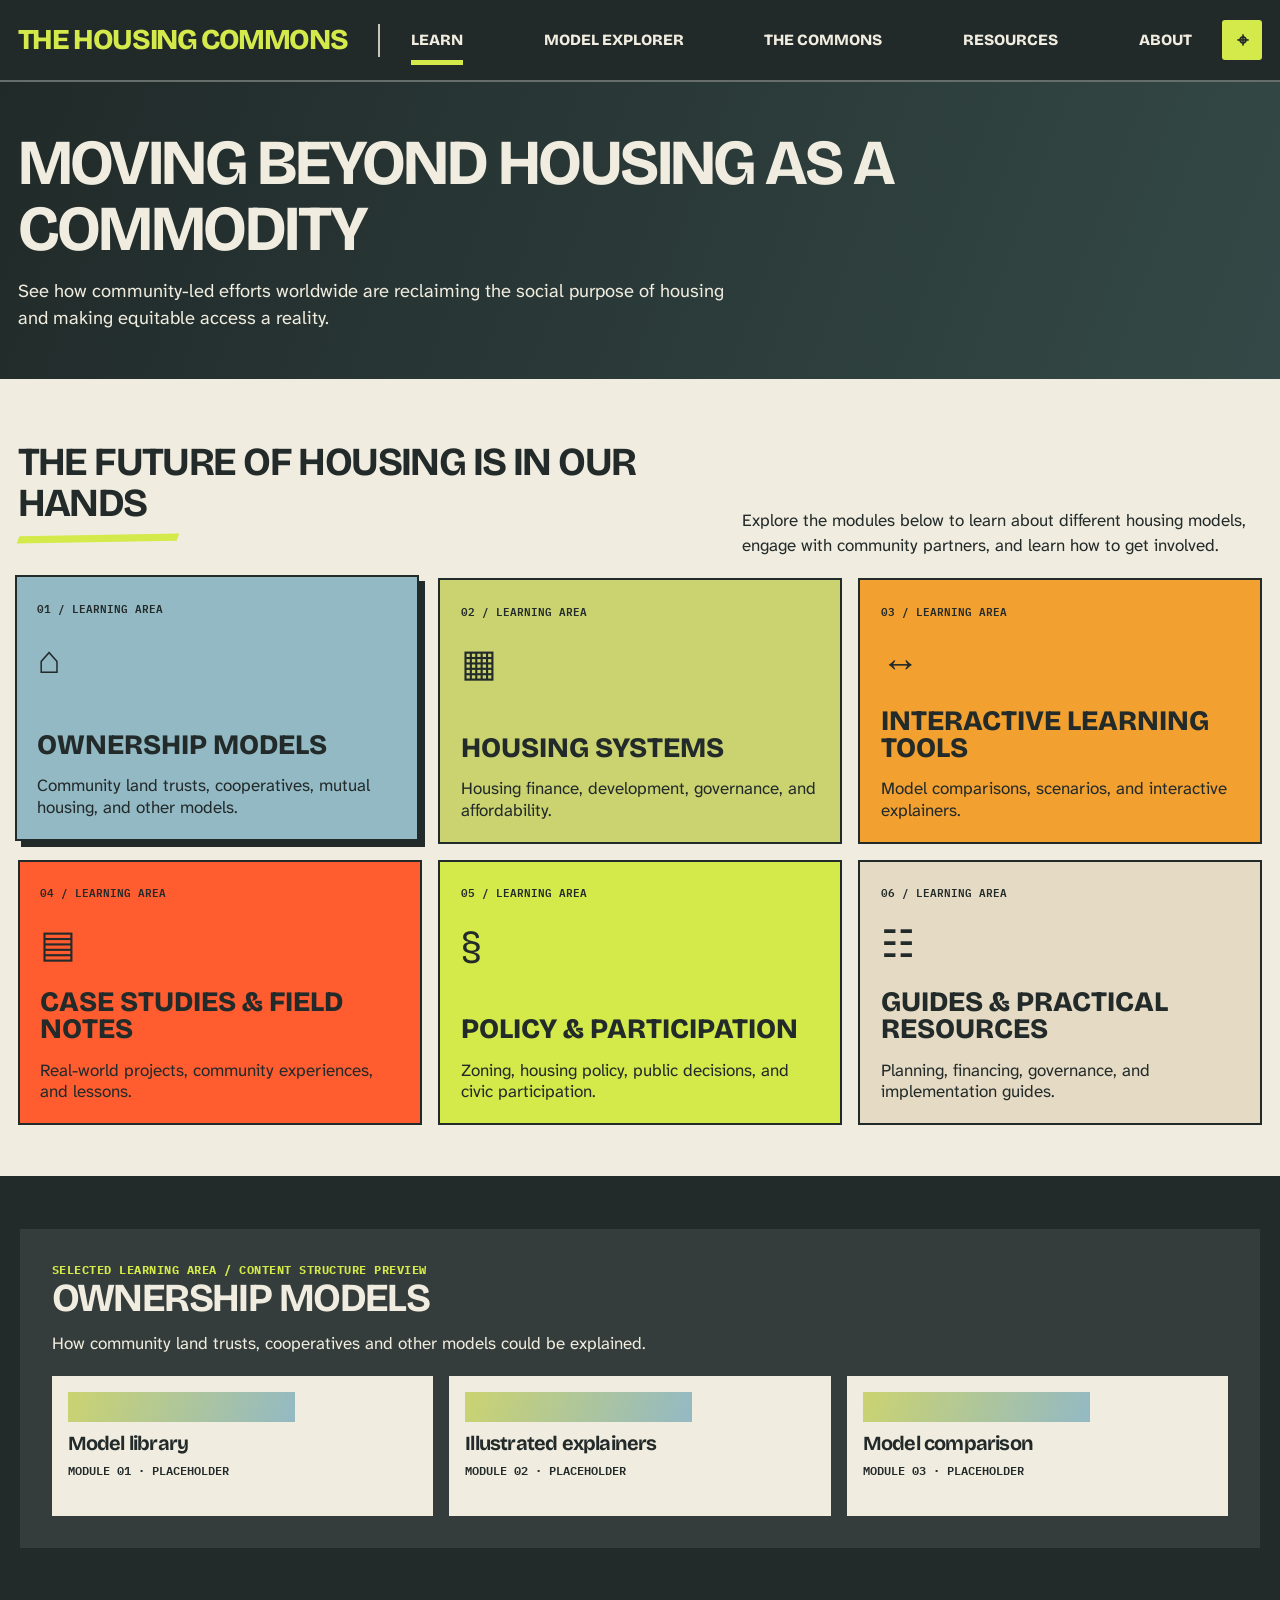
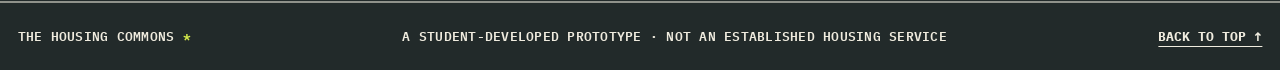
<file: learn.html>
<!doctype html><html lang="en"><head><meta charset="utf-8"><meta name="viewport" content="width=device-width, initial-scale=1"><meta name="theme-color" content="#222A2A"><meta name="description" content="Six learning areas preview the educational structure of The Housing Commons."><title>Learn | The Housing Commons</title><link rel="preconnect" href="https://fonts.googleapis.com"><link rel="preconnect" href="https://fonts.gstatic.com" crossorigin><link href="https://fonts.googleapis.com/css2?family=Atkinson+Hyperlegible+Next:wght@400;500;600;700&family=Bricolage+Grotesque:opsz,wght@12..96,500;12..96,700;12..96,800&family=IBM+Plex+Mono:wght@400;500;600;700&display=swap" rel="stylesheet"><link rel="stylesheet" href="css/styles.css"><script src="js/site.js" defer></script><script src="model-explorer/data.js" defer></script><script src="js/learn.js" defer></script></head><body id="top"><a class="skip" href="#main">Skip to main content</a><div class="site"><header class="masthead"><div class="mast-inner shell"><a class="brand" href="index.html" aria-label="The Housing Commons home">THE HOUSING COMMONS</a><span class="nav-divider" aria-hidden="true"></span><button class="menu-toggle" type="button" aria-expanded="false" aria-controls="main-nav" aria-label="Open navigation menu">☰</button><nav class="main-nav" id="main-nav" aria-label="Main navigation"><a href="learn.html" aria-current="page">LEARN</a><a href="model-explorer.html">MODEL EXPLORER</a><a href="commons.html">THE COMMONS</a><a href="resources.html">RESOURCES</a><a href="about.html">ABOUT</a></nav><a class="utility-search" href="resources.html" aria-label="Go to resources page">⌖</a></div></header><main id="main"><section class="page-hero"><div class="shell"><h1>MOVING BEYOND HOUSING AS A COMMODITY</h1><p>See how community-led efforts worldwide are reclaiming the social purpose of housing and making equitable access a reality.</p></div></section><section class="section-paper section-pad"><div class="shell"><div class="section-row"><div><h2>THE FUTURE OF HOUSING IS IN OUR HANDS</h2><span class="marker" aria-hidden="true"></span></div><p>Explore the modules below to learn about different housing models, engage with community partners, and learn how to get involved.</p></div><div class="learn-tiles" id="learn-tiles"><button class="learn-tile" type="button" data-area="ownership" aria-pressed="true"><small>01 / LEARNING AREA</small><span class="outline-ic" aria-hidden="true">⌂</span><strong>OWNERSHIP MODELS</strong><p>Community land trusts, cooperatives, mutual housing, and other models.</p></button><button class="learn-tile" type="button" data-area="systems" aria-pressed="false"><small>02 / LEARNING AREA</small><span class="outline-ic" aria-hidden="true">▦</span><strong>HOUSING SYSTEMS</strong><p>Housing finance, development, governance, and affordability.</p></button><button class="learn-tile" type="button" data-area="tools" aria-pressed="false"><small>03 / LEARNING AREA</small><span class="outline-ic" aria-hidden="true">↔</span><strong>INTERACTIVE LEARNING TOOLS</strong><p>Model comparisons, scenarios, and interactive explainers.</p></button><button class="learn-tile" type="button" data-area="studies" aria-pressed="false"><small>04 / LEARNING AREA</small><span class="outline-ic" aria-hidden="true">▤</span><strong>CASE STUDIES &amp; FIELD NOTES</strong><p>Real-world projects, community experiences, and lessons.</p></button><button class="learn-tile" type="button" data-area="policy" aria-pressed="false"><small>05 / LEARNING AREA</small><span class="outline-ic" aria-hidden="true">§</span><strong>POLICY &amp; PARTICIPATION</strong><p>Zoning, housing policy, public decisions, and civic participation.</p></button><button class="learn-tile" type="button" data-area="guides" aria-pressed="false"><small>06 / LEARNING AREA</small><span class="outline-ic" aria-hidden="true">☷</span><strong>GUIDES &amp; PRACTICAL RESOURCES</strong><p>Planning, financing, governance, and implementation guides.</p></button></div></div></section><section class="section-dark section-pad" id="preview" tabindex="-1"><div class="shell"><div class="learn-preview" id="learn-preview"><div id="learn-preview-placeholder"><p class="eyebrow" style="color:var(--lime)">SELECTED LEARNING AREA / CONTENT STRUCTURE PREVIEW</p><h2 id="learn-preview-title">OWNERSHIP MODELS</h2><p id="learn-preview-description" style="margin-top:.75rem">The future area will contain educational content.</p><div class="modules" id="learn-preview-modules" aria-live="polite"></div></div><section id="learn-contexts" class="learn-contexts" aria-labelledby="learn-context-heading" hidden><div class="learn-contexts-heading"><div><p class="learn-contexts-kicker">THE LONGER VIEW</p><h2 id="learn-context-heading">Precedents and proposals.</h2></div><p>Historical experiments and studied proposals are labeled separately from operating examples.</p></div><div id="learn-context-grid" class="learn-context-grid"></div></section></div></div></section></main><footer class="site-footer"><div class="shell"><span class="label">THE HOUSING COMMONS <span style="color:var(--lime)">*</span></span><span class="label">A STUDENT-DEVELOPED PROTOTYPE · NOT AN ESTABLISHED HOUSING SERVICE</span><a href="#top">BACK TO TOP ↑</a></div></footer></div></body></html>
</file>
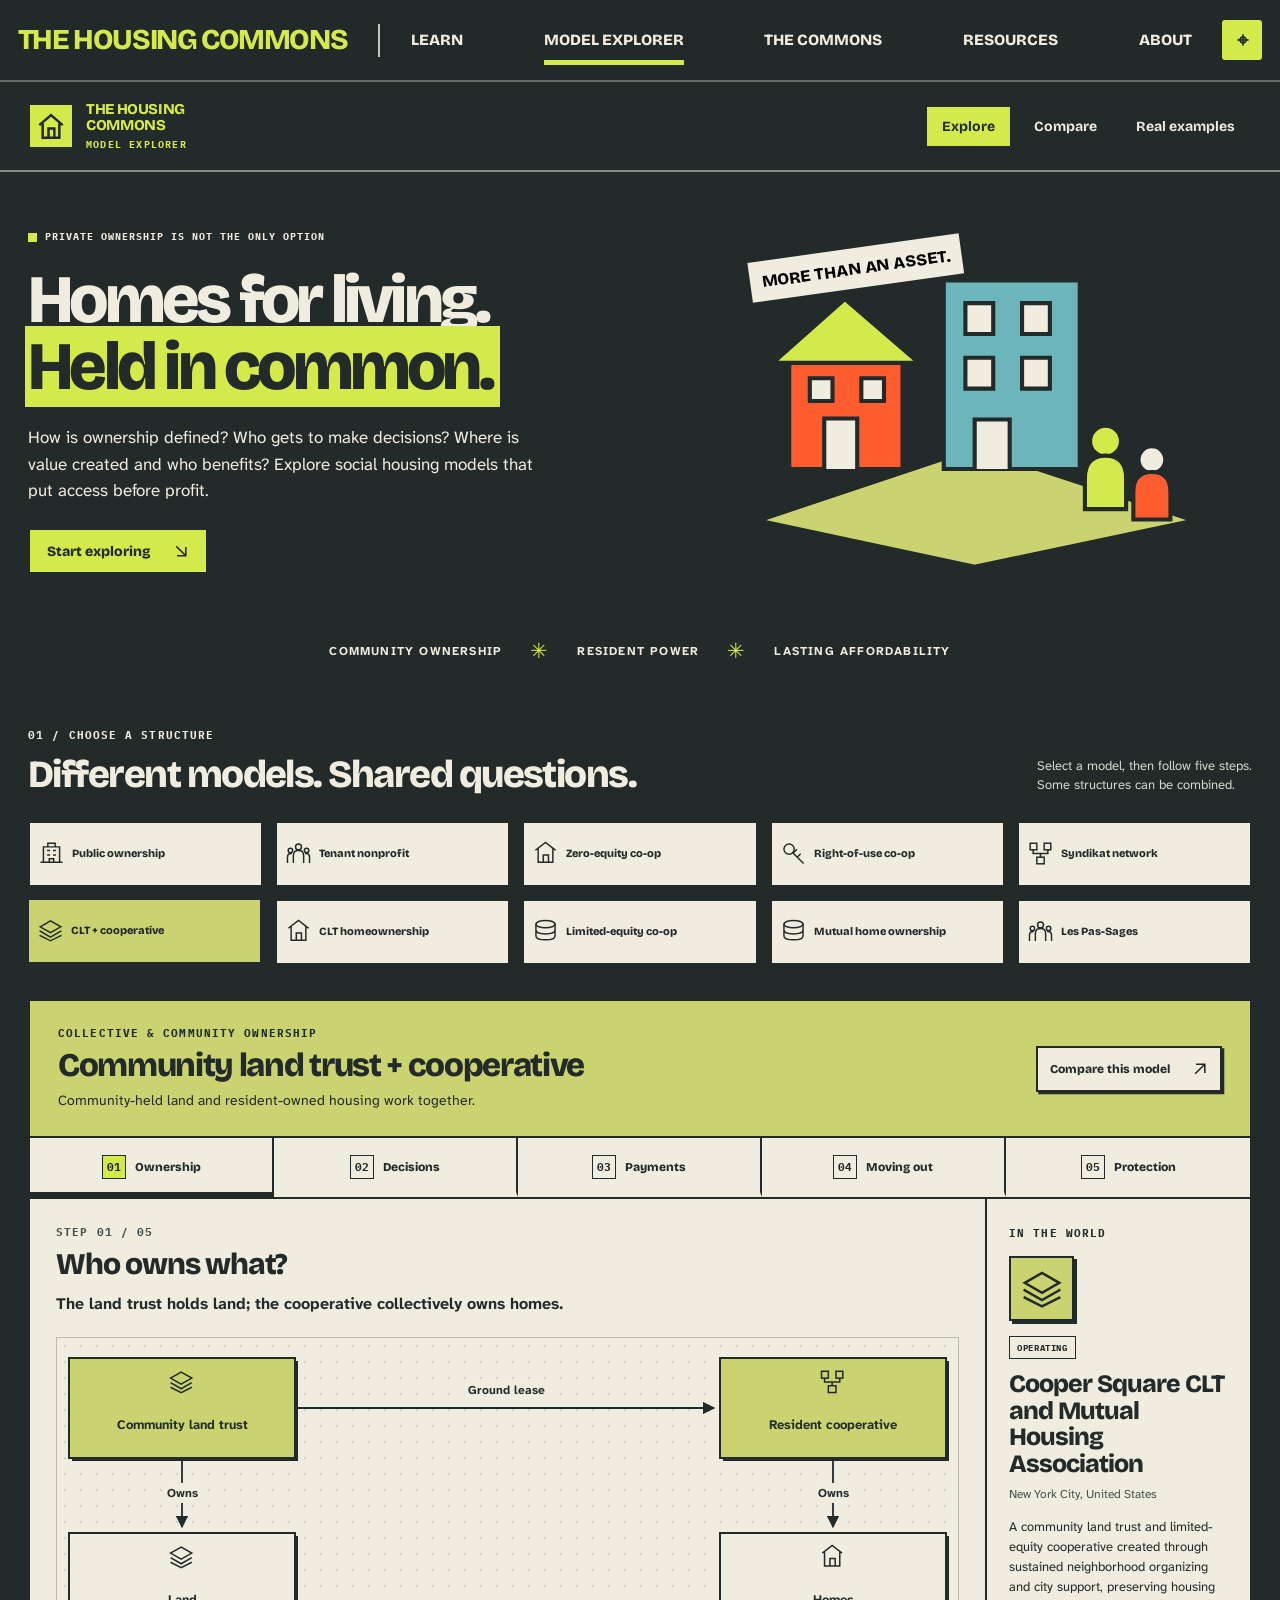
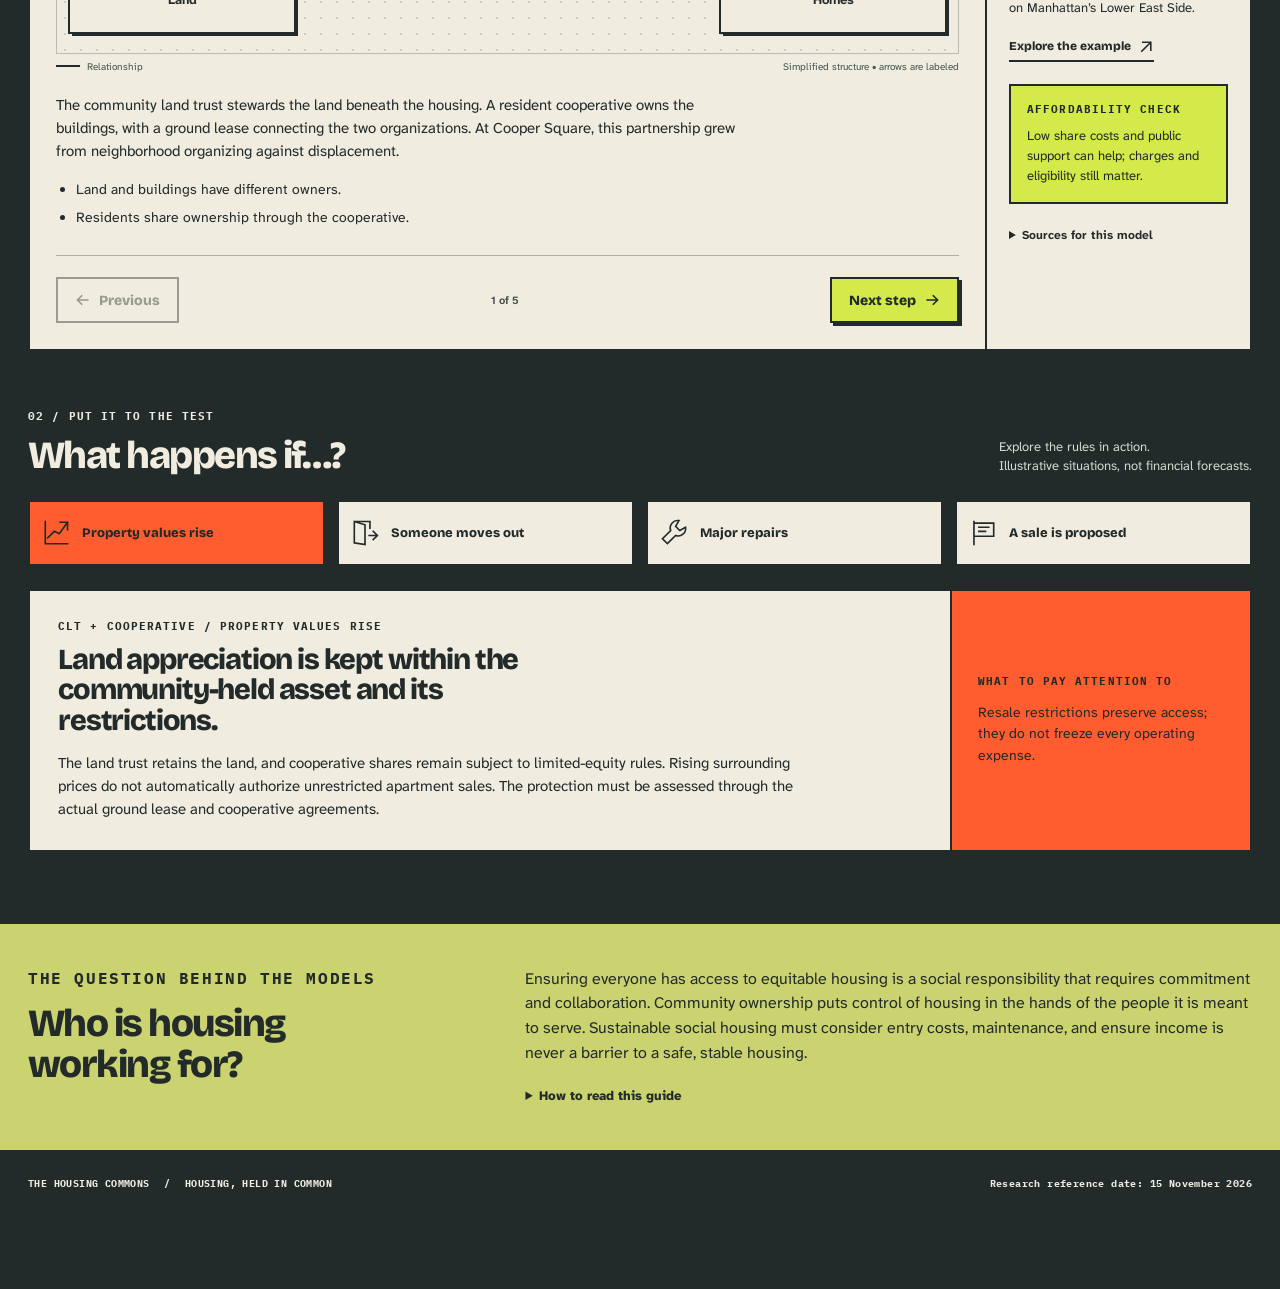
<file: model-explorer.html>
<!doctype html><html lang="en"><head><meta charset="utf-8"><meta name="viewport" content="width=device-width, initial-scale=1"><meta name="theme-color" content="#222A2A"><meta name="description" content="Explore ten community-owned and public housing models through guided walkthroughs, comparisons and real examples."><title>Model Explorer | The Housing Commons</title><link rel="preconnect" href="https://fonts.googleapis.com"><link rel="preconnect" href="https://fonts.gstatic.com" crossorigin><link href="https://fonts.googleapis.com/css2?family=Atkinson+Hyperlegible+Next:wght@400;500;600;700&family=Bricolage+Grotesque:opsz,wght@12..96,500;12..96,700;12..96,800&family=IBM+Plex+Mono:wght@400;500;600;700&display=swap" rel="stylesheet"><link rel="stylesheet" href="css/styles.css"><script src="js/site.js" defer></script><link rel="stylesheet" href="model-explorer/embed-host.css"><script src="model-explorer/embed-host.js" defer></script></head><body id="top"><a class="skip" href="#main">Skip to main content</a><div class="site"><header class="masthead"><div class="mast-inner shell"><a class="brand" href="index.html" aria-label="The Housing Commons home">THE HOUSING COMMONS</a><span class="nav-divider" aria-hidden="true"></span><button class="menu-toggle" type="button" aria-expanded="false" aria-controls="main-nav" aria-label="Open navigation menu">☰</button><nav class="main-nav" id="main-nav" aria-label="Main navigation"><a href="learn.html">LEARN</a><a href="model-explorer.html" aria-current="page">MODEL EXPLORER</a><a href="commons.html">THE COMMONS</a><a href="resources.html">RESOURCES</a><a href="about.html">ABOUT</a></nav><a class="utility-search" href="resources.html" aria-label="Go to resources page">⌖</a></div></header><main id="main"><iframe id="model-explorer-frame" src="model-explorer/index.html" title="Model Explorer: interactive walkthroughs of ten community and public housing ownership models, comparisons and real examples" width="100%" height="2800" loading="eager"></iframe><noscript><p class="model-explorer-fallback"><a href="model-explorer/index.html">Open Model Explorer</a></p></noscript></main><footer class="site-footer"><div class="shell"><span class="label">THE HOUSING COMMONS <span style="color:var(--lime)">*</span></span><span class="label">A STUDENT-DEVELOPED PROTOTYPE · NOT AN ESTABLISHED HOUSING SERVICE</span><a href="#top">BACK TO TOP ↑</a></div></footer></div></body></html>
</file>
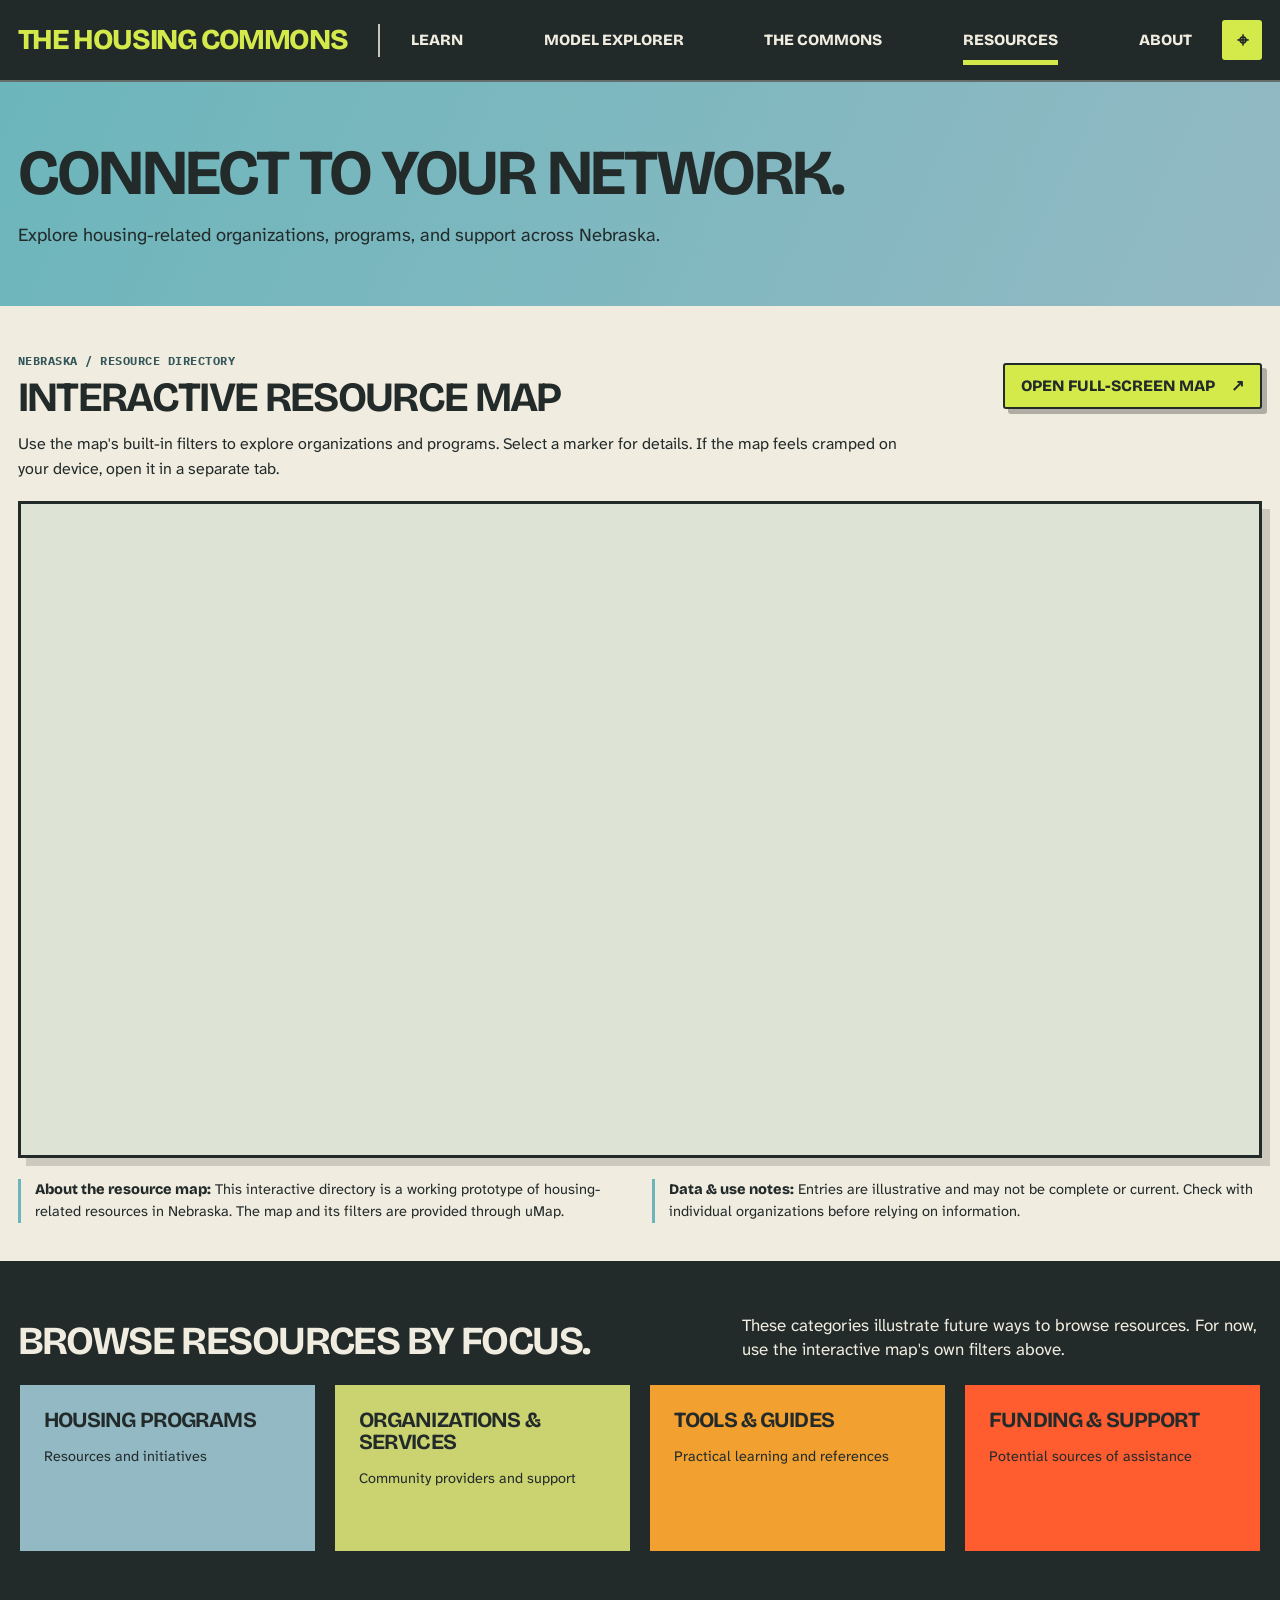
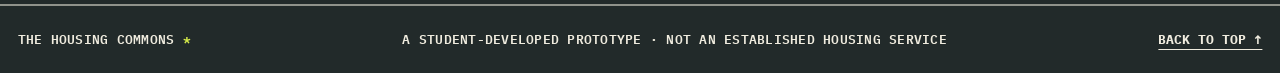
<file: resources.html>
<!doctype html>
<html lang="en">
<head>
  <meta charset="utf-8">
  <meta name="viewport" content="width=device-width, initial-scale=1">
  <meta name="theme-color" content="#222A2A">
  <meta name="description" content="Explore The Housing Commons interactive Nebraska resource map of housing organizations, programs, and services.">
  <title>Resources | The Housing Commons</title>
  <link rel="preconnect" href="https://fonts.googleapis.com">
  <link rel="preconnect" href="https://fonts.gstatic.com" crossorigin>
  <link href="https://fonts.googleapis.com/css2?family=Atkinson+Hyperlegible+Next:wght@400;500;600;700&family=Bricolage+Grotesque:opsz,wght@12..96,500;12..96,700;12..96,800&family=IBM+Plex+Mono:wght@400;500;600;700&display=swap" rel="stylesheet">
  <link rel="stylesheet" href="css/styles.css">
  <script src="js/site.js" defer></script>
</head>
<body id="top">
  <a class="skip" href="#main">Skip to main content</a>
  <div class="site">
    <header class="masthead">
      <div class="mast-inner shell">
        <a class="brand" href="index.html" aria-label="The Housing Commons home">THE HOUSING COMMONS</a>
        <span class="nav-divider" aria-hidden="true"></span>
        <button class="menu-toggle" type="button" aria-expanded="false" aria-controls="main-nav" aria-label="Open navigation menu">☰</button>
        <nav class="main-nav" id="main-nav" aria-label="Main navigation"><a href="learn.html">LEARN</a><a href="model-explorer.html">MODEL EXPLORER</a><a href="commons.html">THE COMMONS</a><a href="resources.html" aria-current="page">RESOURCES</a><a href="about.html">ABOUT</a></nav>
        <a class="utility-search" href="resources.html" aria-label="Go to resources page">⌖</a>
      </div>
    </header>

    <main id="main">
      <section class="page-hero page-hero--aqua resource-hero">
        <div class="shell">
          <h1>CONNECT TO YOUR NETWORK.</h1>
          <p>Explore housing-related organizations, programs, and support across Nebraska.</p>
        </div>
      </section>

      <section class="section-paper resource-map-section" aria-labelledby="resource-map-title">
        <div class="shell">
          <div class="resource-map-heading">
            <div>
              <span class="eyebrow">NEBRASKA / RESOURCE DIRECTORY</span>
              <h2 id="resource-map-title">INTERACTIVE RESOURCE MAP</h2>
            </div>
            <a class="btn btn-lime resource-fullscreen" href="https://umap.openstreetmap.fr/en/map/nebraska-housing-commons-resource-map-map_1485254?scaleControl=false&amp;miniMapControl=false&amp;scrollWheelZoom=true&amp;zoomControl=true&amp;editMode=disabled&amp;moreControl=true&amp;searchControl=null&amp;tilelayersControl=null&amp;embedControl=null&amp;datalayersControl=true&amp;onLoadPanel=datafilters&amp;captionBar=false&amp;captionMenus=true" target="_blank" rel="noopener noreferrer" aria-label="Open the Nebraska resource map in a new tab">OPEN FULL-SCREEN MAP <span aria-hidden="true">↗</span></a>
          </div>

          <p class="resource-map-intro" id="map-instructions">Use the map's built-in filters to explore organizations and programs. Select a marker for details. If the map feels cramped on your device, open it in a separate tab.</p>

          <div class="resource-map-frame-wrap">
            <iframe
              class="resource-map-frame"
              title="Interactive Nebraska Housing Commons resource map"
              aria-describedby="map-instructions"
              src="https://umap.openstreetmap.fr/en/map/nebraska-housing-commons-resource-map-map_1485254?scaleControl=false&amp;miniMapControl=false&amp;scrollWheelZoom=false&amp;zoomControl=true&amp;editMode=disabled&amp;moreControl=true&amp;searchControl=null&amp;tilelayersControl=null&amp;embedControl=null&amp;datalayersControl=true&amp;onLoadPanel=datafilters&amp;captionBar=false&amp;captionMenus=true"
              allow="geolocation"
              allowfullscreen
              loading="eager"
              referrerpolicy="strict-origin-when-cross-origin"></iframe>
          </div>

          <div class="resource-map-notes">
            <p><strong>About the resource map:</strong> This interactive directory is a working prototype of housing-related resources in Nebraska. The map and its filters are provided through uMap.</p>
            <p><strong>Data &amp; use notes:</strong> Entries are illustrative and may not be complete or current. Check with individual organizations before relying on information.</p>
          </div>
        </div>
      </section>

      <section class="section-dark section-pad">
        <div class="shell">
          <div class="section-row">
            <h2>BROWSE RESOURCES BY FOCUS.</h2>
            <p>These categories illustrate future ways to browse resources. For now, use the interactive map's own filters above.</p>
          </div>
          <div class="support-grid">
            <article class="support-card"><h3>HOUSING PROGRAMS</h3><p>Resources and initiatives</p></article>
            <article class="support-card"><h3>ORGANIZATIONS &amp; SERVICES</h3><p>Community providers and support</p></article>
            <article class="support-card"><h3>TOOLS &amp; GUIDES</h3><p>Practical learning and references</p></article>
            <article class="support-card"><h3>FUNDING &amp; SUPPORT</h3><p>Potential sources of assistance</p></article>
          </div>
        </div>
      </section>
    </main>
    <footer class="site-footer"><div class="shell"><span class="label">THE HOUSING COMMONS <span style="color:var(--lime)">*</span></span><span class="label">A STUDENT-DEVELOPED PROTOTYPE · NOT AN ESTABLISHED HOUSING SERVICE</span><a href="#top">BACK TO TOP ↑</a></div></footer>
  </div>
</body>
</html>
</file>
<file: css/styles.css>
:root{--ink:#222A2A;--raised:#343D3B;--sand:#F0ECDF;--tacha:#CBD370;--lime:#D4E94A;--sky:#93B9C4;--aqua:#6CB6BB;--gold:#F2A02F;--red:#FF5C30;--title:'Bricolage Grotesque','Arial Black',sans-serif;--body:'Atkinson Hyperlegible Next',Arial,sans-serif;--mono:'IBM Plex Mono',monospace}
*,*:before,*:after{box-sizing:border-box}html{scroll-behavior:smooth;scroll-padding-top:6rem}body{margin:0;background:#182120;color:var(--sand);font:400 17px/1.45 var(--body)}a{color:inherit}button{font:inherit;cursor:pointer}a,button{touch-action:manipulation}h1,h2,h3,h4,p{margin:0}h1,h2,h3,h4{font-family:var(--title);line-height:1.03;letter-spacing:-.04em}h1{font-size:clamp(2.35rem,4.6vw,4.9rem)}h2{font-size:clamp(1.95rem,3.1vw,3.1rem)}h3{font-size:clamp(1.35rem,2vw,2rem)}:focus-visible{outline:4px solid var(--lime);outline-offset:4px}.skip{position:fixed;left:1rem;top:-8rem;background:var(--lime);color:var(--ink);z-index:999;padding:.75rem 1rem}.skip:focus{top:1rem}
.site{max-width:1500px;margin:auto;background:var(--ink);min-height:100vh;box-shadow:0 10px 60px #0006;overflow:clip}.shell{width:min(100% - 2.2rem,1340px);margin-inline:auto}.masthead{position:sticky;top:0;z-index:100;background:rgba(34,42,42,.98);border-bottom:2px solid #d6e0d660}.mast-inner{display:flex;align-items:center;gap:clamp(1rem,2.4vw,2.6rem);min-height:80px}.brand{font:800 clamp(1.15rem,2.25vw,2.04rem)/1 var(--title);color:var(--lime);text-decoration:none;letter-spacing:-.048em;white-space:nowrap}.brand:hover{text-decoration:underline;text-underline-offset:6px}.nav-divider{height:33px;border-left:2px solid var(--sand);opacity:.8}.main-nav{display:flex;justify-content:space-between;align-items:center;flex:1;gap:1.25rem}.main-nav a{font:800 clamp(.9rem,1.22vw,1.17rem)/1.1 var(--title);text-decoration:none;white-space:nowrap;padding:1rem 0 .7rem;border-bottom:5px solid transparent}.main-nav a:hover,.main-nav a[aria-current="page"]{border-bottom-color:var(--lime)}.menu-toggle{display:none;background:var(--lime);border:2px solid var(--ink);border-radius:3px;width:45px;height:43px;align-items:center;justify-content:center;color:var(--ink);font-size:1.2rem;font-weight:800}.utility-search{display:grid;place-items:center;width:40px;height:40px;background:var(--lime);color:var(--ink);text-decoration:none;font-size:1.25rem;font-weight:800;border-radius:3px}.utility-search:hover{background:var(--gold)}
.label{font:600 .79rem/1.5 var(--mono);text-transform:uppercase;letter-spacing:.02em}.headline-shadow{text-shadow:2px 3px 0 #222a2a50}.arrow{font-size:1.1em}.btn{display:inline-flex;align-items:center;justify-content:center;gap:1rem;text-decoration:none;padding:.75rem 1rem;border:2px solid var(--ink);border-radius:3px;font:800 .99rem/1.1 var(--title);text-transform:uppercase;box-shadow:5px 5px 0 #0004;min-height:46px}.btn-primary{background:var(--gold);color:var(--ink)}.btn-secondary{background:transparent;border-color:var(--aqua);color:var(--aqua)}.btn-lime{background:var(--lime);color:var(--ink)}.btn-dark{background:var(--ink);color:var(--sand)}.btn:hover{transform:translateY(-2px);box-shadow:6px 7px 0 #0006}.eyebrow{font:700 .78rem/1.3 var(--mono);text-transform:uppercase;letter-spacing:.04em}.marker{display:block;width:160px;height:7px;background:var(--lime);transform:rotate(-1deg) skew(-22deg);margin:.65rem 0 1rem}.teared{position:relative}.teared:after{content:"";position:absolute;bottom:-1px;left:0;right:0;height:13px;background:var(--sand);clip-path:polygon(0 36%,5% 77%,12% 32%,19% 69%,28% 38%,37% 74%,45% 33%,56% 73%,65% 30%,74% 66%,84% 37%,94% 67%,100% 28%,100% 100%,0 100%)}
.hero{padding:clamp(2rem,4vw,4.5rem) 0;background:radial-gradient(ellipse at 80% 30%,#42656865,transparent 48%),var(--ink);position:relative}.hero-grid{display:grid;grid-template-columns:1.05fr .95fr;gap:clamp(2rem,4vw,5rem);align-items:center}.hero h1{font-size:clamp(2.5rem,4.1vw,4.65rem);max-width:760px}.hero-copy .mission{max-width:640px;font-size:clamp(1.04rem,1.45vw,1.23rem);margin:1.3rem 0}.hero-actions{display:flex;gap:1rem;flex-wrap:wrap}.collage{position:relative;min-height:460px;display:grid;place-items:center;isolation:isolate}.collage:before{content:'';position:absolute;inset:9% 4% 12%;background:var(--aqua);transform:rotate(-4deg);clip-path:polygon(0 8%,75% 0,99% 11%,96% 82%,65% 100%,5% 93%);opacity:.86}.collage:after{content:'';position:absolute;right:1%;top:4%;width:30%;height:32%;background:radial-gradient(var(--ink) 2px,transparent 2.5px);background-size:13px 13px;opacity:.55}.architecture{width:110%;position:relative;z-index:2;transform:rotate(1deg);filter:drop-shadow(7px 10px 0 #17202088)}.collage-stamp{position:absolute;z-index:3;left:-1%;bottom:8%;background:var(--red);padding:.7rem 1.2rem;transform:rotate(-3deg);font:800 1.1rem var(--title);color:var(--ink);max-width:190px}.photo-note{position:absolute;z-index:3;right:0;top:12%;background:var(--sand);color:var(--ink);padding:.65rem;font:700 .72rem var(--mono);transform:rotate(4deg)}
.section-dark{background:var(--ink);color:var(--sand)}.section-paper{background:var(--sand);color:var(--ink)}.section-pad{padding:clamp(2.3rem,4vw,4rem) 0}.section-row{display:flex;justify-content:space-between;align-items:end;gap:1.5rem;margin-bottom:1.3rem}.section-row p{max-width:520px}.network-band{border-top:2px solid #f0ecdf60;border-bottom:9px solid var(--sand);background:linear-gradient(135deg,#222A2A,#283632)}.network-layout{display:grid;grid-template-columns:.8fr 1.2fr;gap:2rem;align-items:center}.network-copy p{max-width:410px;margin:1rem 0}.node-stage{position:relative;min-height:325px;max-width:650px;margin-inline:auto;width:100%}.node-stage svg{position:absolute;inset:0;width:100%;height:100%;pointer-events:none}.node-stage svg line{stroke:var(--sand);opacity:.65;stroke-width:2}.node{position:absolute;transform:translate(-50%,-50%);border-radius:50%;width:clamp(78px,8.7vw,118px);aspect-ratio:1;background:var(--node-color,var(--lime));border:2px solid var(--ink);color:var(--ink);font:800 clamp(.74rem,1.15vw,1rem)/1 var(--title);transition:scale .2s ease,box-shadow .2s ease;box-shadow:0 3px 0 #0c1415}.node:hover,.node[aria-pressed="true"]{scale:1.1;box-shadow:0 0 0 4px var(--sand)}.node.center{width:135px;background:var(--lime)}.network-status{font:600 .85rem var(--mono);min-height:2.3rem;color:var(--sky);margin-top:.8rem}
.feature-grid{display:grid;grid-template-columns:repeat(3,minmax(0,1fr));gap:1.1rem}.feature-card{background:var(--sky);color:var(--ink);min-height:260px;padding:1rem;border:2px solid var(--ink);display:flex;flex-direction:column;justify-content:space-between;gap:1rem}.feature-card:nth-child(2){background:var(--tacha)}.feature-card:nth-child(3){background:var(--red)}.feature-top{font:700 .78rem var(--mono)}.feature-art{min-height:90px;display:grid;place-items:center;border:2px dashed #222a2a5e;font:700 .83rem var(--mono)}.feature-card h3{font-size:clamp(1.5rem,2.6vw,2.3rem)}.feature-card a{font:800 .86rem var(--title);text-transform:uppercase;text-underline-offset:5px}.model-grid{display:grid;grid-template-columns:repeat(4,minmax(0,1fr));gap:.75rem}.model-tile{display:block;min-height:180px;padding:1rem;background:var(--lime);color:var(--ink);text-decoration:none;border:2px solid var(--ink)}.model-tile:nth-child(2){background:var(--red)}.model-tile:nth-child(3){background:var(--aqua)}.model-tile:nth-child(4){background:var(--gold)}.model-tile .glyph{font-size:2.5rem;display:block;margin-bottom:1.1rem}.model-tile strong{font:800 1.25rem/1 var(--title)}.map-cta{background:var(--aqua);color:var(--ink);padding:2rem 0}.map-cta .shell{display:flex;align-items:center;gap:2rem;justify-content:space-between}.map-cta h2{max-width:550px}.map-cta p{max-width:530px}.site-footer{background:var(--ink);border-top:2px solid #f0ecdf88;padding:1.5rem 0}.site-footer .shell{display:flex;gap:1rem;align-items:center;justify-content:space-between;flex-wrap:wrap}.site-footer a{font:700 .82rem var(--mono);text-decoration:underline;text-underline-offset:5px}
.page-hero{padding:3rem 0;background:linear-gradient(110deg,#202a29,#344947);border-bottom:12px solid var(--sand)}.page-hero h1{font-size:clamp(2.5rem,5vw,5rem);max-width:880px}.page-hero p{font-size:1.15rem;max-width:740px;margin-top:1rem}.page-hero--aqua{background:linear-gradient(115deg,var(--aqua),var(--sky));color:var(--ink)}.tag{display:inline-block;background:var(--lime);color:var(--ink);padding:.4rem .6rem;font:700 .73rem var(--mono)}.placeholder{min-height:400px;background:#c8d2c7;color:var(--ink);display:flex;flex-direction:column;align-items:center;justify-content:center;gap:1rem;border:3px dashed var(--ink);padding:2rem;text-align:center}.placeholder svg{width:110px;height:110px}.placeholder strong{font:800 2rem/1 var(--title)}.placeholder p{max-width:580px}.support-grid{display:grid;grid-template-columns:repeat(4,minmax(0,1fr));gap:1rem}.support-card{padding:1.5rem;min-height:170px;background:var(--sky);border:2px solid var(--ink);color:var(--ink)}.support-card:nth-child(2){background:var(--tacha)}.support-card:nth-child(3){background:var(--gold)}.support-card:nth-child(4){background:var(--red)}.support-card h3{font-size:1.35rem}.support-card p{font-size:.9rem;margin-top:1rem}.notice{font:600 .88rem/1.5 var(--mono);padding:1rem;background:#e6d9b9;color:var(--ink);border-left:6px solid var(--red)}
.learn-tiles{display:grid;grid-template-columns:repeat(3,minmax(0,1fr));gap:1rem}.learn-tile{text-align:left;padding:1.3rem;min-height:260px;background:var(--sky);color:var(--ink);border:2px solid var(--ink);display:flex;flex-direction:column;align-items:start;gap:1rem;transition:transform .2s,box-shadow .2s}.learn-tile:nth-child(2){background:var(--tacha)}.learn-tile:nth-child(3){background:var(--gold)}.learn-tile:nth-child(4){background:var(--red)}.learn-tile:nth-child(5){background:var(--lime)}.learn-tile:nth-child(6){background:#e5dbc4}.learn-tile[aria-pressed=true],.learn-tile:hover{transform:translate(-3px,-3px);box-shadow:6px 6px 0 var(--ink)}.learn-tile strong{font:800 clamp(1.55rem,2.2vw,2.2rem)/.97 var(--title);margin-top:auto}.learn-tile .outline-ic{font-size:2.4rem;font-family:var(--title)}.learn-tile small{font:600 .7rem var(--mono)}.learn-tile p{line-height:1.25}.learn-preview{background:var(--raised);padding:2rem;color:var(--sand);border:2px solid var(--ink)}.modules{display:grid;grid-template-columns:repeat(3,minmax(0,1fr));gap:1rem;margin-top:1.3rem}.module{background:var(--sand);color:var(--ink);min-height:140px;padding:1rem}.module:before{content:'';display:block;width:65%;height:30px;background:linear-gradient(110deg,var(--tacha),var(--sky));margin-bottom:.7rem}.module h4{font-size:1.25rem}.module p{font:600 .75rem var(--mono);margin-top:.4rem}
.commons-layout{display:grid;grid-template-columns:1.2fr .8fr;gap:1rem;align-items:stretch}.commons-graph{background:var(--ink);border:2px solid var(--sand);padding:1rem}.commons-graph .node-stage{min-height:460px}.commons-panel{background:var(--sand);color:var(--ink);padding:2rem}.commons-panel p{margin:1rem 0 1.4rem}.commons-panel ul{padding-left:1.1rem;line-height:1.8}.vision-grid{display:grid;grid-template-columns:repeat(4,minmax(0,1fr));gap:1rem}.vision-grid article{background:var(--sky);color:var(--ink);padding:1.3rem;min-height:150px}.vision-grid article:nth-child(2){background:var(--tacha)}.vision-grid article:nth-child(3){background:var(--gold)}.vision-grid article:nth-child(4){background:var(--red)}.vision-grid h3{font-size:1.4rem}.vision-grid p{font-size:.91rem;margin-top:.6rem}
.about-wrap{max-width:1080px;margin-inline:auto}.about-chapter{padding:2rem 0;border-bottom:2px solid #222a2a40}.about-chapter h2{margin-bottom:1.3rem}.about-chapter p{max-width:850px;font-size:1.12rem;line-height:1.6;margin-bottom:1.05rem}.about-chapter p:last-child{margin-bottom:0}.about-lead{font-size:clamp(1.3rem,2vw,1.7rem)!important;font-weight:600}.about-quote{background:var(--lime);padding:2rem;margin:1.5rem 0;color:var(--ink);font:800 clamp(1.5rem,2.9vw,2.8rem)/1.12 var(--title)}.about-contents{display:flex;gap:.5rem;flex-wrap:wrap;padding:1.2rem 0}.about-contents a{border:1px solid var(--ink);padding:.5rem .65rem;text-decoration:none;font:700 .73rem var(--mono)}.about-contents a:hover{background:var(--lime)}.about-stepper{display:flex;flex-wrap:wrap;gap:.4rem;margin:1.3rem 0}.about-stepper span{background:var(--ink);color:var(--sand);padding:.5rem .6rem;font:700 .75rem var(--mono)}.about-stepper span:nth-child(even){background:var(--aqua);color:var(--ink)}.reveal{transition:opacity .5s,transform .5s}.js-enhanced .reveal:not(.is-visible){opacity:.25;transform:translateY(16px)}
@media(max-width:1050px){.mast-inner{flex-wrap:wrap;padding:1rem 0}.nav-divider{display:none}.main-nav{flex:1 0 100%;order:3;justify-content:start;gap:2rem}.hero-grid{grid-template-columns:1fr 1fr}.collage{min-height:320px}.learn-tiles{grid-template-columns:repeat(2,minmax(0,1fr))}.commons-layout{grid-template-columns:1fr}.network-layout{grid-template-columns:1fr}.network-copy{max-width:700px}}
@media(max-width:720px){body{font-size:16px}.mast-inner{min-height:65px;flex-wrap:wrap;gap:.7rem}.brand{white-space:normal;font-size:1.28rem;max-width:calc(100% - 110px)}.menu-toggle{display:flex;margin-left:auto}.utility-search{display:none}.main-nav{display:none;order:3;flex:1 0 100%;flex-direction:column;align-items:stretch;gap:0;padding:.25rem 0 .75rem}.main-nav.open{display:flex}.main-nav a{padding:.9rem .3rem;border-bottom:1px solid #f0ecdf50}.main-nav a[aria-current="page"]{color:var(--lime)}.hero-grid{grid-template-columns:1fr}.hero h1{font-size:clamp(2.25rem,9.7vw,3.8rem)}.collage{min-height:300px}.architecture{width:90%}.photo-note{right:7%}.collage-stamp{left:4%}.section-row{display:block}.section-row p{margin-top:.75rem}.feature-grid,.learn-tiles{grid-template-columns:1fr}.feature-card{min-height:220px}.model-grid,.support-grid,.vision-grid{grid-template-columns:repeat(2,minmax(0,1fr))}.map-cta .shell{display:block}.map-cta p{margin:.6rem 0 1rem}.modules{grid-template-columns:1fr}.node-stage{min-height:280px}.node{width:75px;font-size:.75rem}.node.center{width:105px}.commons-graph .node-stage{min-height:345px}.about-chapter p{font-size:1rem}}
@media(max-width:420px){.model-grid,.support-grid,.vision-grid{grid-template-columns:1fr}.node{width:64px;font-size:.66rem}.node.center{width:90px}}
@media(prefers-reduced-motion:reduce){html{scroll-behavior:auto}*,*:before,*:after{transition-duration:.01ms!important;animation-duration:.01ms!important}.js-enhanced .reveal:not(.is-visible){opacity:1;transform:none}}

/* Live uMap integration — map retains uMap's own interactive controls. */
.resource-map-section{padding:clamp(1.4rem,3vw,2.6rem) 0 clamp(1.8rem,3vw,3rem)}
.resource-hero{padding:clamp(2.1rem,4.5vw,3.6rem) 0;border-bottom:8px solid var(--sand)}
.resource-map-heading{display:flex;align-items:center;justify-content:space-between;gap:1.4rem;flex-wrap:wrap;margin-bottom:.8rem}
.resource-map-heading .eyebrow{display:block;margin-bottom:.5rem;color:#33575A}
.resource-map-heading h2{font-size:clamp(1.8rem,3.25vw,3rem)}
.resource-fullscreen{white-space:normal;text-align:center;flex-shrink:0}
.resource-map-intro{max-width:910px;font-size:1rem;line-height:1.55;margin:0 0 1.2rem}
.resource-map-frame-wrap{width:100%;height:clamp(560px,73vh,900px);background:#DDE4D6;border:3px solid var(--ink);overflow:hidden;box-shadow:8px 8px 0 #222a2a2d}
.resource-map-frame{display:block;width:100%;height:100%;border:0;background:#DDE4D6}
.resource-map-notes{display:grid;grid-template-columns:1fr 1fr;gap:1.5rem;margin-top:1.35rem;font-size:.91rem;line-height:1.5}
.resource-map-notes p{border-left:3px solid var(--aqua);padding-left:.9rem}
.resource-map-notes strong{font-family:var(--title);font-weight:800}
@media(max-width:720px){
 .resource-map-heading{align-items:stretch;gap:1rem}
 .resource-fullscreen{width:100%}
 .resource-map-frame-wrap{height:clamp(470px,70dvh,750px);border-width:2px;box-shadow:4px 4px 0 #222a2a22}
 .resource-map-notes{grid-template-columns:1fr;gap:.9rem}
}

/* Embedded workbook network, scoped to The Commons page only. */
.commons-network-section .section-row p{max-width:500px}
.network-embed-toolbar{display:flex;align-items:center;justify-content:space-between;gap:1.5rem;margin-bottom:1.15rem}
.network-embed-toolbar p{max-width:760px;font-size:.98rem;line-height:1.5}
.network-embed-toolbar .btn{flex-shrink:0}
.housing-network-embed{background:var(--ink);border:3px solid var(--ink);box-shadow:8px 8px 0 #222a2a35;overflow:hidden}
.housing-network-frame{width:100%;height:1070px;display:block;border:0;background:var(--ink)}
.network-embed-note{margin-top:1rem;font-size:.9rem;max-width:1100px;line-height:1.5;border-left:5px solid var(--aqua);padding-left:1rem}
@media(max-width:780px){.network-embed-toolbar{flex-direction:column;align-items:stretch}.network-embed-toolbar .btn{align-self:flex-start}.housing-network-frame{height:1500px}}

/* Learn / historical precedents and studied proposals. All styling scoped to Learn. */
.learn-preview.show-contexts{background:var(--sand);color:var(--ink);padding:clamp(1rem,2.2vw,2rem)}
.learn-contexts-heading{display:grid;grid-template-columns:minmax(0,1fr) minmax(180px,340px);gap:1.5rem;align-items:end;margin-bottom:1.5rem}
.learn-contexts-kicker{font:700 .78rem/1.4 var(--mono);letter-spacing:.06em;margin-bottom:.6rem}
.learn-contexts-heading h2{font-size:clamp(2rem,4vw,3.35rem)}
.learn-contexts-heading>p{color:#47514d;max-width:340px;line-height:1.5}
.learn-context-grid{display:grid;grid-template-columns:repeat(2,minmax(0,1fr));gap:1.15rem}
.learn-context-card{min-width:0;display:flex;align-items:flex-start;flex-direction:column;padding:clamp(1.2rem,2.3vw,1.8rem);border:2px solid var(--ink);background:var(--sand);color:var(--ink)}
.learn-context-status{display:inline-block;padding:.48rem .65rem;border:1px solid var(--ink);border-left:5px solid var(--aqua);background:#fffdf5;text-transform:uppercase;letter-spacing:.035em;font:700 .7rem/1.25 var(--mono)}
.learn-context-card[data-kind="proposal"] .learn-context-status{border-left-color:var(--gold)}
.learn-context-card h3{font:800 clamp(1.5rem,2.3vw,2.15rem)/1.05 var(--title);letter-spacing:-.035em;margin:1rem 0 .45rem}
.learn-context-location{font-size:.93rem;line-height:1.45;color:#545d58}
.learn-context-body{font-size:1rem;line-height:1.6;margin:1.2rem 0 1rem}
.learn-context-lesson{padding-top:1rem;border-top:1px solid #61706d;font-weight:700;line-height:1.55;margin-top:auto;width:100%}
.learn-context-source{display:inline-flex;align-items:center;gap:.5rem;margin-top:1rem;font:800 .95rem/1.5 var(--title);text-underline-offset:4px;color:var(--ink)}
.learn-context-source:after{content:'↗';font:700 1.25rem var(--title)}
.learn-context-source:focus-visible{outline:4px solid #32788a;outline-offset:4px}
@media(max-width:760px){.learn-contexts-heading{grid-template-columns:1fr;gap:.8rem}.learn-context-grid{grid-template-columns:1fr}}

.learn-context-lesson a{color:#195d68;text-decoration:underline;text-underline-offset:3px;text-decoration-thickness:2px}.learn-context-lesson a:focus-visible{outline:3px solid #195d68;outline-offset:3px}


/* About / sticky navigation on the left and natural-height content on the right. */
.about-wrap.about-layout{
  width:min(100% - 2.2rem,1340px);
  max-width:1340px;
  display:grid;
  grid-template-columns:minmax(260px,1fr) minmax(0,2fr);
  align-items:start;
  column-gap:clamp(1.25rem,3vw,2.8rem);
}
.about-wrap.about-layout .about-contents{
  position:sticky;
  top:calc(80px + 1rem);
  align-self:start;
  width:100%;
  display:grid;
  grid-template-columns:minmax(0,1fr);
  gap:.72rem;
  margin:0;
  padding:0 .5rem .75rem 0;
  max-height:calc(100dvh - 104px);
  overflow-y:auto;
  overscroll-behavior:contain;
  scrollbar-width:thin;
}
.about-wrap.about-layout .about-choice{
  display:flex;
  align-items:center;
  justify-content:space-between;
  width:100%;
  min-height:70px;
  padding:.85rem 1rem;
  border:2px solid var(--ink);
  border-radius:0;
  background:var(--about-color,var(--lime));
  color:var(--ink);
  box-shadow:5px 5px 0 var(--ink);
  font:800 clamp(1.05rem,1.55vw,1.48rem)/1.12 var(--title);
  text-align:left;
  letter-spacing:-.025em;
  cursor:pointer;
  transition:transform .15s ease,box-shadow .15s ease;
}
.about-wrap.about-layout .about-choice::after{
  content:'↗';
  font:800 1.5rem/1 var(--title);
  padding-left:.85rem;
  flex:none;
}
.about-wrap.about-layout .about-choice:hover{
  transform:translate(-2px,-2px);
  box-shadow:7px 7px 0 var(--ink);
}
.about-wrap.about-layout .about-choice[aria-selected="true"]{
  border-left:9px solid var(--ink);
  box-shadow:7px 7px 0 var(--ink);
}
.about-wrap.about-layout .about-choice[aria-selected="true"]::after{content:'→'}
.about-wrap.about-layout .about-choice:focus-visible{
  outline:4px solid #185f72;
  outline-offset:5px;
}
.about-wrap.about-layout .about-panels{
  min-width:0;
  width:100%;
}
.about-wrap.about-layout .about-tabpanel{
  min-width:0;
  width:100%;
  min-height:clamp(490px,62vh,690px);
  padding:clamp(1.35rem,3.7vw,3.1rem);
  border:3px solid var(--ink);
  background:var(--about-color,var(--lime));
  color:var(--ink);
  box-shadow:7px 7px 0 #222a2a33;
  scroll-margin-top:calc(80px + 1rem);
}
.about-wrap.about-layout .about-tabpanel[hidden],
.about-tabs-ready .about-wrap.about-layout .about-tabpanel:not(.is-active){
  display:none!important;
}
.about-wrap.about-layout .about-tabpanel h2{
  margin:0 0 1.65rem;
  font:800 clamp(2rem,3.5vw,3.3rem)/1.04 var(--title);
  letter-spacing:-.045em;
  max-width:900px;
}
.about-wrap.about-layout .about-tabpanel p{
  max-width:75ch;
  margin:0 0 1.25rem;
  font:400 clamp(1rem,1.35vw,1.15rem)/1.68 var(--body);
}
.about-wrap.about-layout .about-tabpanel p:last-child{margin-bottom:0}
.about-wrap.about-layout .about-tabpanel:focus-visible{
  outline:3px solid var(--ink);
  outline-offset:4px;
}
.about-wrap.about-layout .about-quote{
  background:var(--ink);
  color:var(--sand);
  padding:clamp(1.1rem,2.5vw,2rem);
  margin:1.8rem 0;
  font:800 clamp(1.5rem,2.65vw,2.5rem)/1.12 var(--title);
}
.about-wrap.about-layout .about-stepper span:nth-child(even){
  background:var(--sand);
  color:var(--ink);
}
@media(max-height:760px) and (min-width:851px){
  .about-wrap.about-layout .about-contents{gap:.5rem}
  .about-wrap.about-layout .about-choice{min-height:58px;padding:.62rem .85rem;font-size:clamp(.95rem,1.2vw,1.26rem)}
}
@media(max-width:850px){
  .about-wrap.about-layout{grid-template-columns:minmax(0,1fr);row-gap:1.75rem}
  .about-wrap.about-layout .about-contents{position:static;max-height:none;overflow:visible;gap:.7rem;padding:0 .45rem .5rem 0}
  .about-wrap.about-layout .about-choice{min-height:65px;font-size:clamp(1.15rem,3.5vw,1.5rem)}
  .about-wrap.about-layout .about-tabpanel{min-height:420px;padding:clamp(1.3rem,4vw,2rem);scroll-margin-top:94px}
  .about-wrap.about-layout .about-tabpanel h2{font-size:clamp(1.9rem,6vw,2.8rem)}
}
@media(prefers-reduced-motion:reduce){
  .about-wrap.about-layout .about-choice{transition:none}
}
</file>
<file: model-explorer/styles.css>
:root{--paper:#f7f3e8;--white:#fffdf5;--ink:#191919;--muted:#52524b;--yellow:#f4df55;--mint:#b4d8c1;--pink:#f79582;--lavender:#c5b5e7;--blue:#bed7ec;--line:2px solid var(--ink);--model-color:var(--mint);font-family:Arial,Helvetica,sans-serif;color:var(--ink);background:var(--paper);font-synthesis:none;scroll-behavior:smooth}
*{box-sizing:border-box}body{margin:0}button,input,select{font:inherit}button,a,select,summary{-webkit-tap-highlight-color:transparent}button,a,summary{touch-action:manipulation}button{cursor:pointer}a{color:inherit;text-underline-offset:4px}button:focus-visible,a:focus-visible,select:focus-visible,summary:focus-visible{outline:3px solid #2059bb;outline-offset:5px}button:disabled{cursor:default;opacity:.42;box-shadow:none}button:disabled:hover{transform:none}button{color:var(--ink)}[hidden]{display:none!important}h1,h2,h3,p{margin:0}h1,h2,h3{font-weight:900;letter-spacing:-.04em;line-height:1.06}p{line-height:1.55}h2{font-size:clamp(27px,3vw,40px)}h3{font-size:26px}svg{display:block}a,button,select{scroll-margin-top:90px}.skip-link{position:absolute;left:20px;top:-70px;background:var(--yellow);padding:12px;z-index:100}.skip-link:focus{top:12px}.sr-only{position:absolute;width:1px;height:1px;padding:0;overflow:hidden;clip:rect(0,0,0,0);white-space:nowrap;border:0}.site-header{padding:20px max(28px,calc((100vw - 1240px)/2));border-bottom:var(--line);display:flex;align-items:center;justify-content:space-between;gap:24px;background:var(--paper)}.brand{display:flex;align-items:center;gap:12px;font-size:15px;line-height:1.05;font-weight:900;letter-spacing:-.025em;text-decoration:none}.brand small{font-size:10px;display:block;margin-top:6px;letter-spacing:.12em}.brand-symbol{display:block;background:var(--yellow);border:var(--line);width:46px;height:46px;padding:6px;box-shadow:3px 3px var(--ink)}.brand-symbol svg{fill:none;stroke:currentColor;stroke-width:3}.site-header nav{display:flex;gap:5px;align-items:center}.site-header nav a{font-size:14px;text-decoration:none;font-weight:700;border:2px solid transparent;padding:11px 15px}.site-header nav a[aria-current=page]{border-color:var(--ink);background:var(--yellow);box-shadow:3px 3px var(--ink)}.hero{max-width:1240px;margin:auto;padding:58px 0 48px;display:grid;grid-template-columns:1.15fr 1fr;gap:30px;align-items:center}.eyebrow{font-size:11px;line-height:1.45;letter-spacing:.1em;font-weight:800;text-transform:uppercase}.hero .eyebrow{display:flex;align-items:center;gap:8px;font-size:10px}.square{width:9px;height:9px;background:var(--ink);display:inline-block}.hero h1{font-size:clamp(43px,5.3vw,71px);line-height:1;letter-spacing:-.055em;margin:21px 0 23px}.hero h1 span{background:var(--yellow);box-shadow:8px 0 var(--yellow),-3px 0 var(--yellow);box-decoration-break:clone;-webkit-box-decoration-break:clone}.hero-copy>p:not(.eyebrow){max-width:510px;font-size:17px;margin-bottom:25px}.hero-art svg{width:100%;max-height:340px}.button{display:inline-flex;align-items:center;justify-content:center;gap:22px;border:var(--line);background:var(--white);padding:12px 17px;min-height:46px;font-size:14px;font-weight:800;text-decoration:none;box-shadow:3px 3px var(--ink);transition:transform .12s,box-shadow .12s}.button:hover:not(:disabled){transform:translate(1px,1px);box-shadow:2px 2px var(--ink)}.button:active:not(:disabled){transform:translate(3px,3px);box-shadow:none}.button.primary{background:var(--yellow)}.button.compact{font-size:12px;padding:10px 12px;white-space:nowrap}.topic-strip{background:var(--ink);color:var(--paper);display:flex;align-items:center;justify-content:center;gap:28px;padding:15px 24px;font-size:12px;letter-spacing:.1em;font-weight:700}.topic-strip span:nth-child(even){font-size:21px;color:var(--yellow)}.workspace{max-width:1240px;margin:auto;padding:48px 0 70px;scroll-margin-top:20px}.section-heading{display:flex;align-items:flex-end;justify-content:space-between;gap:24px;margin-bottom:24px}.section-heading .eyebrow{margin-bottom:10px}.section-note{font-size:13px;color:var(--muted);line-height:1.5;max-width:330px}.model-picker{display:grid;grid-template-columns:repeat(5,1fr);gap:12px;margin:26px 0 34px}.model-choice{border:var(--line);padding:14px 10px;background:var(--white);text-align:left;display:flex;align-items:center;gap:10px;font-size:12px;font-weight:800;line-height:1.25;min-height:66px;position:relative;box-shadow:2px 2px var(--ink)}.model-choice svg{width:28px;height:28px;flex:none}.model-choice[aria-pressed=true]{background:var(--model-color);box-shadow:4px 4px var(--ink);transform:translate(-1px,-1px)}.model-choice:hover{background:var(--model-color)}.walkthrough{border:var(--line);box-shadow:6px 6px var(--ink);background:var(--white)}.model-banner{background:var(--model-color);padding:25px 28px;border-bottom:var(--line);display:flex;align-items:center;justify-content:space-between;gap:20px}.model-banner h2{font-size:33px;margin:6px 0 7px}.model-banner p:not(.eyebrow){font-size:14px;max-width:740px}.step-buttons{display:grid;grid-template-columns:repeat(5,1fr);border-bottom:var(--line)}.step-button{border:0;border-right:var(--line);border-bottom:5px solid transparent;background:var(--paper);padding:15px 8px 11px;display:flex;align-items:center;justify-content:center;gap:9px;font-size:12px;font-weight:800;min-height:59px}.step-button:last-child{border-right:0}.step-button span{font-size:11px;border:1px solid var(--ink);display:grid;place-items:center;width:24px;height:24px}.step-button[aria-pressed=true]{background:var(--white);border-bottom-color:var(--ink)}.step-button[aria-pressed=true] span{background:var(--yellow)}.lesson-layout{display:grid;grid-template-columns:minmax(0,1fr) 285px}.lesson-main{padding:28px 30px}.lesson-copy .eyebrow{margin-bottom:8px;color:var(--muted)}.lesson-copy h3{font-size:30px;margin-bottom:11px}.takeaway{font-size:16px;font-weight:700}.diagram{width:100%;margin:20px 0 5px;background-image:radial-gradient(#ccc6b5 .8px,transparent .8px);background-size:16px 16px;overflow:hidden;border:1px solid #d1cbbd;min-height:300px}.diagram svg{width:100%;display:block}.diagram-key{font-size:10px;line-height:1.5;display:flex;justify-content:space-between;gap:12px;align-items:center;margin-bottom:20px;color:var(--muted)}.diagram-key>span:first-child{display:flex;align-items:center;gap:7px;flex-shrink:0}.key-line{width:24px;border-top:2px solid var(--ink)}.diagram-key .planned{border-top-style:dashed}.body-copy{font-size:15px;margin:15px 0;max-width:70ch}.point-list{padding-left:20px;font-size:14px;line-height:1.55;margin:12px 0 26px}.point-list li+li{margin-top:7px}.point-list li::marker{color:var(--ink)}.step-controls{display:flex;justify-content:space-between;align-items:center;gap:12px;border-top:1px solid #cec8ba;padding-top:21px}.step-controls>span{font-size:11px;color:var(--muted);font-weight:700}.lesson-aside{padding:27px 22px;border-left:var(--line);background:var(--paper);display:flex;flex-direction:column;gap:22px}.case-note h3{font-size:25px;margin-top:12px}.case-mark{width:65px;height:65px;display:grid;place-items:center;border:var(--line);background:var(--model-color);margin:14px 0;box-shadow:3px 3px var(--ink)}.case-mark svg{width:42px;height:42px}.status{display:inline-block;font-size:9px;letter-spacing:.07em;font-weight:800;text-transform:uppercase;border:1px solid var(--ink);padding:5px 7px;background:var(--white)}.case-note .location,.location{font-size:12px;margin:8px 0 13px;color:var(--muted)}.case-note>p:not(.eyebrow):not(.location){font-size:13px}.text-button{background:none;border:0;border-bottom:2px solid var(--ink);padding:5px 0;font-size:12px;font-weight:800;margin-top:16px;text-align:left}.affordability-note{padding:16px;background:var(--yellow);border:var(--line)}.affordability-note p:last-child{font-size:13px;margin-top:8px}.source-details{font-size:12px;overflow-wrap:anywhere;line-height:1.5}.source-details summary{font-weight:700}.source-details ul{padding-left:16px}.source-details li{margin-top:9px}summary{cursor:pointer}.scenario-section{margin-top:58px}.scenario-buttons{display:grid;grid-template-columns:repeat(4,1fr);gap:12px}.scenario-button{border:var(--line);background:var(--white);padding:17px 12px;display:flex;align-items:center;gap:12px;text-align:left;font-size:13px;font-weight:800;box-shadow:3px 3px var(--ink)}.scenario-button svg{width:28px;height:28px;flex:none}.scenario-button[aria-pressed=true]{background:var(--pink)}.scenario-result{margin-top:23px;border:var(--line);background:var(--white);display:grid;grid-template-columns:minmax(0,1fr) 300px;box-shadow:5px 5px var(--ink)}.scenario-main{padding:28px}.scenario-main h3{font-size:29px;max-width:25ch;margin:10px 0 15px}.scenario-main p:last-child{font-size:15px;max-width:75ch}.scenario-watch{background:var(--pink);padding:26px;border-left:var(--line);display:flex;flex-direction:column;justify-content:center;gap:12px}.scenario-watch p:last-child{font-size:14px}.compare-controls{display:grid;grid-template-columns:minmax(0,1fr) auto minmax(0,1fr);gap:20px;align-items:end;margin:30px 0}.compare-controls label,.example-filter{display:flex;flex-direction:column;gap:9px;font-size:12px;font-weight:800}.compare-controls select,.example-filter select{width:100%;padding:13px 40px 13px 14px;border:var(--line);border-radius:0;background:var(--white);font-size:15px;font-weight:700;min-height:48px;color:var(--ink)}.swap-button{min-width:50px;font-size:20px;padding:8px 14px}.comparison-table{width:100%;border-collapse:collapse;table-layout:fixed;border:var(--line);background:var(--white)}.comparison-table th,.comparison-table td{padding:22px;border-bottom:var(--line);border-right:var(--line);vertical-align:top;text-align:left;font-size:14px;line-height:1.5}.comparison-table thead th{background:var(--yellow)}.comparison-table thead th:nth-child(2){background:var(--left-color)}.comparison-table thead th:nth-child(3){background:var(--right-color)}.comparison-table thead h3{font-size:25px;margin:7px 0 12px}.comparison-table thead .location{font-weight:400}.comparison-table th:first-child{width:20%;font-size:12px;font-weight:800}.comparison-table tbody th{background:var(--paper)}.comparison-table th:not(:first-child){width:40%}.comparison-table .text-button{margin:0}.compare-footnote{padding:24px;border:var(--line);background:var(--mint);margin-top:24px;font-size:15px;line-height:1.55}.compare-footnote strong{display:block;margin-bottom:7px}.example-filter{min-width:245px}.examples-grid{display:grid;grid-template-columns:repeat(3,1fr);gap:22px}.example-card{border:var(--line);background:var(--white);box-shadow:4px 4px var(--ink);display:flex;flex-direction:column}.example-card-top{background:var(--card-color);display:flex;align-items:center;justify-content:space-between;border-bottom:var(--line);padding:16px 20px;gap:12px}.example-card-top svg{width:42px;height:42px}.example-card-body{padding:23px;display:flex;flex-direction:column;flex:1}.example-card h3{font-size:27px}.example-card .summary{font-size:14px;line-height:1.6;margin-bottom:18px}.example-card .limit{font-size:12px;border-left:3px solid var(--ink);padding-left:12px;margin-bottom:20px;color:#44443e}.example-card .limit strong{display:block;margin-bottom:4px}.example-card-links{display:flex;flex-wrap:wrap;align-items:center;gap:15px;margin-top:auto}.example-card-links a,.context-card>a{font-size:12px;font-weight:800}.example-card-links .text-button{margin:0}.history-heading{margin-top:60px}.context-grid{display:grid;grid-template-columns:repeat(2,1fr);gap:20px}.context-card{padding:25px;border:var(--line);background:var(--paper)}.context-card h3{font-size:26px;margin:14px 0 7px}.context-card>p:not(.location){font-size:14px;margin:15px 0}.context-card .lesson{padding-top:13px;border-top:1px solid var(--ink);font-weight:700}.reading-guide{border-top:var(--line);border-bottom:var(--line);background:var(--mint);padding:43px max(28px,calc((100vw - 1240px)/2));display:grid;grid-template-columns:1fr 1.7fr;gap:70px}.reading-guide .eyebrow{margin-bottom:13px}.reading-guide>div>p{font-size:16px}.reading-guide details{margin-top:20px;font-size:13px;line-height:1.6}.reading-guide summary{font-weight:800}.reading-guide details p{margin-top:12px}footer{max-width:1240px;margin:auto;display:flex;justify-content:space-between;gap:20px;padding:25px 0;font-size:10px;line-height:1.4;font-weight:700;letter-spacing:.04em}footer strong{margin:0 8px}.noscript{padding:20px;border:var(--line);background:var(--pink)}
@media(min-width:1440px){.hero{padding-top:68px;padding-bottom:58px}}
@media(max-width:1300px){.hero,.workspace,footer{margin-left:28px;margin-right:28px}.lesson-main{padding:26px}.lesson-layout{grid-template-columns:minmax(0,1fr) 265px}.model-choice{font-size:11px;padding:12px 9px;gap:8px}.model-choice svg{width:25px;height:25px}}
@media(max-width:1000px){.hero{grid-template-columns:1.2fr 1fr}.hero h1{font-size:50px}.hero-copy>p:not(.eyebrow){font-size:16px}.model-picker{grid-template-columns:repeat(5,1fr);gap:9px}.model-choice{flex-direction:column;align-items:flex-start;gap:8px;padding:12px}.lesson-layout{grid-template-columns:minmax(0,1fr) 235px}.lesson-main{padding:22px}.lesson-aside{padding:22px 17px}.model-banner h2{font-size:28px}.step-button{font-size:11px;gap:5px}.step-button span{width:20px;height:20px;font-size:9px}.scenario-result{grid-template-columns:minmax(0,1fr) 250px}.examples-grid{grid-template-columns:repeat(2,1fr)}}
@media(max-width:760px){.site-header{padding:18px 20px;gap:12px}.brand{font-size:12px;gap:9px}.brand small{font-size:8px}.brand-symbol{width:38px;height:38px}.site-header nav{gap:2px}.site-header nav a{padding:9px 8px;font-size:12px}.hero{margin:0 20px;padding:37px 0 30px;gap:14px;grid-template-columns:1fr 0.75fr}.hero h1{font-size:41px;line-height:1.06}.hero .eyebrow{font-size:8px;letter-spacing:.05em}.hero-copy>p:not(.eyebrow){font-size:14px}.hero-art svg{overflow:visible}.topic-strip{gap:14px;font-size:9px;padding:12px}.topic-strip span:nth-child(even){font-size:17px}.workspace{margin:0 20px;padding:35px 0 50px}.section-heading{align-items:flex-start}.section-note{font-size:11px;max-width:210px}.model-picker{grid-template-columns:repeat(5,1fr);gap:9px}.model-choice{min-height:92px}.lesson-layout{grid-template-columns:1fr}.lesson-aside{border-left:0;border-top:var(--line);display:grid;grid-template-columns:1fr 1fr;gap:22px;padding:24px}.case-mark{float:right;margin:0 0 10px 8px;width:46px;height:46px}.case-mark svg{width:32px;height:32px}.case-note h3{font-size:25px}.source-details{grid-column:1/-1}.affordability-note{align-self:start}.step-button{padding:13px 4px 9px;flex-direction:column;gap:5px;line-height:1.15}.model-banner{padding:22px;align-items:flex-start}.model-banner .button{box-shadow:2px 2px var(--ink);font-size:10px;gap:6px;white-space:normal;padding:8px;min-width:100px}.model-banner h2{font-size:27px}.model-banner p:not(.eyebrow){font-size:13px}.scenario-buttons{grid-template-columns:repeat(2,1fr)}.scenario-result{grid-template-columns:1fr}.scenario-watch{border-left:0;border-top:var(--line);padding:20px 25px}.scenario-main{padding:25px}.scenario-main h3{max-width:none}.comparison-table th,.comparison-table td{padding:16px;font-size:12px}.comparison-table thead h3{font-size:22px}.comparison-table th:first-child{font-size:11px}.reading-guide{padding:30px 20px;gap:30px;grid-template-columns:1fr 1.4fr}.reading-guide h2{font-size:31px}.reading-guide>div>p{font-size:14px}footer{margin:0 20px;gap:15px;font-size:9px}.example-filter{min-width:200px}.example-filter select{font-size:13px}}
@media(max-width:540px){.site-header{flex-wrap:wrap;padding:16px}.site-header nav{width:100%;justify-content:space-between;margin-top:6px}.site-header nav a{flex:1;text-align:center}.hero{grid-template-columns:1fr;margin:0 18px;padding-top:30px}.hero h1{font-size:45px;max-width:420px}.hero-copy>p:not(.eyebrow){max-width:400px;font-size:16px}.hero .eyebrow{font-size:9px}.hero-art{max-width:330px;justify-self:center;width:100%;margin-top:10px}.hero-art svg{max-height:230px}.topic-strip{gap:9px;padding:12px 9px;font-size:8px;letter-spacing:.03em;flex-wrap:wrap}.topic-strip span:nth-child(even){font-size:13px}.workspace{margin:0 16px;padding-top:30px}.section-heading{display:block}.section-note{margin-top:13px;max-width:none;font-size:12px}.section-note br{display:none}.section-heading h2{font-size:29px}.model-picker{grid-template-columns:repeat(2,1fr);gap:10px;margin-bottom:26px}.model-choice{flex-direction:row;align-items:center;font-size:12px;min-height:62px;padding:12px;gap:10px}.model-choice svg{width:27px;height:27px}.model-banner{display:block;padding:20px}.model-banner h2{font-size:29px}.model-banner .button{margin-top:17px;font-size:12px;padding:10px 12px;min-height:42px}.step-button{font-size:9px;padding:10px 2px 8px}.step-button span{font-size:10px;width:21px;height:21px}.lesson-main{padding:23px 16px}.lesson-copy h3{font-size:27px}.takeaway{font-size:15px}.diagram{margin-top:18px;min-height:320px}.diagram-key{align-items:flex-start;gap:10px;font-size:9px}.diagram-key>span:last-child{text-align:right}.body-copy{font-size:14px}.point-list{font-size:13px}.step-controls{gap:8px}.step-controls .button{font-size:12px;padding:10px 11px;min-height:42px}.step-controls>span{font-size:10px}.lesson-aside{grid-template-columns:1fr;padding:22px;gap:20px}.source-details{grid-column:auto}.case-mark{width:54px;height:54px}.case-note>p:not(.eyebrow):not(.location){font-size:14px}.affordability-note p:last-child{font-size:14px}.scenario-section{margin-top:42px}.scenario-button{font-size:12px;padding:13px 10px;gap:8px;min-height:68px}.scenario-button svg{width:24px;height:24px}.scenario-main{padding:23px}.scenario-main h3{font-size:27px}.scenario-main p:last-child{font-size:14px}.scenario-watch{padding:21px}.compare-controls{grid-template-columns:1fr auto;gap:15px}.compare-controls label{min-width:0;grid-column:1}.swap-button{grid-column:2;grid-row:1/3;align-self:center}.compare-controls select{font-size:14px}.comparison-table,.comparison-table tbody{display:block}.comparison-table{border:0}.comparison-table thead{display:none}.comparison-table tr{display:grid;grid-template-columns:1fr 1fr;margin-bottom:15px;border:var(--line)}.comparison-table tbody th{display:block;grid-column:1/-1;width:auto!important;border-right:0;border-bottom:var(--line);font-size:13px;padding:12px 15px;background:var(--yellow)}.comparison-table td{display:block;border-bottom:0;border-right:0;font-size:13px;padding:15px;overflow-wrap:anywhere}.comparison-table td+td{border-left:var(--line)}.comparison-table td:before{content:attr(data-model);display:block;font-weight:800;font-size:11px;line-height:1.3;margin-bottom:10px}.compare-footnote{padding:20px;font-size:14px}.example-filter{margin-top:20px;max-width:none}.examples-grid,.context-grid{grid-template-columns:1fr}.example-card-body{padding:22px}.example-card h3{font-size:29px}.history-heading{margin-top:40px}.reading-guide{grid-template-columns:1fr;gap:23px;padding:30px 22px}.reading-guide h2 br{display:none}.reading-guide h2{font-size:33px}footer{flex-direction:column;margin:0 20px;gap:10px;padding:22px 0}.walkthrough{box-shadow:4px 4px var(--ink)}}
@media(prefers-reduced-motion:reduce){:root{scroll-behavior:auto}*,*:before,*:after{transition:none!important;animation:none!important}}
@media print{.site-header nav,.hero-art,.topic-strip,.model-picker,.step-buttons,.step-controls,.scenario-buttons,.source-details,.reading-guide,.compare-controls,.example-filter,.button,.text-button{display:none!important}.hero{display:block;padding:15px 0}.hero h1{font-size:34px}.workspace{padding:10px 0}.walkthrough,.scenario-result,.example-card{box-shadow:none}.lesson-layout{grid-template-columns:1fr 240px}footer{border-top:1px solid}.comparison-table{font-size:10px}a{overflow-wrap:anywhere}}

.ui-arrow{display:inline-block;vertical-align:middle;width:16px;height:16px;flex:none;margin-left:4px}.button .ui-arrow{margin-left:0}.step-controls .button{gap:8px}.swap-button .ui-arrow{width:22px;height:22px}

.model-choice{min-width:0}.model-choice span{min-width:0;overflow-wrap:anywhere}
@media(max-width:360px){.model-choice{padding:10px 8px;gap:7px;font-size:11px}.model-choice svg{width:24px}.step-controls .button{padding:9px 7px;gap:5px;font-size:11px;white-space:nowrap}.step-controls>span{white-space:nowrap;font-size:9px}}
</file>
<file: model-explorer/theme.css>
/* Charcoal & Signal: presentation only. Original layout rules remain in styles.css. */
:root{
 --paper:#F0ECDF;--white:#F0ECDF;--ink:#222A2A;--muted:#46534F;
 --yellow:#D4E94A;--mint:#CBD370;--pink:#FF5C30;--lavender:#6CB6BB;--blue:#93B9C4;
 --title:'Bricolage Grotesque','Arial Black',sans-serif;
 --body:'Atkinson Hyperlegible Next',Arial,sans-serif;
 --mono:'IBM Plex Mono',monospace;
 font-family:var(--body);color:var(--paper);background:var(--ink);
}
body{background:var(--ink);color:var(--paper)}
h1,h2,h3,.brand,.button,.text-button,.model-choice,.step-button,.scenario-button,
.site-header nav a,.compare-controls select,.example-filter select{font-family:var(--title)}
.eyebrow,.brand small,.status,.step-counter,.step-position,.step-button span,footer{font-family:var(--mono)}
.site-header{background:var(--ink);color:var(--paper);border-bottom-color:#F0ECDF80}
.brand{color:var(--yellow)}.brand-symbol{color:var(--ink)}
.site-header nav a[aria-current=page]{color:var(--ink)}
.hero h1 span{color:var(--ink)}.hero .square{background:var(--yellow)}
.button,.text-button,.walkthrough,.scenario-result,.comparison-table,.example-card,.context-card,
.compare-footnote,.reading-guide,.noscript{color:var(--ink)}
.section-note{color:#D3D9CC}.walkthrough .location,.example-card .location,.context-card .location{color:var(--muted)}
.compare-controls label,.example-filter{color:var(--paper)}
.diagram{background-image:radial-gradient(#93B9C480 .8px,transparent .8px);border-color:#222A2A40}
.diagram-key{color:var(--muted)}.key-line{background:var(--ink)}
.point-list li::marker{color:var(--ink)}
.step-controls{border-top-color:#222A2A50}
.context-card .lesson{border-top-color:var(--ink)}
.example-card .limit{color:var(--muted)}
button:focus-visible,a:focus-visible,select:focus-visible,summary:focus-visible{
 outline:3px solid var(--aqua,#6CB6BB);outline-offset:5px;
}
.walkthrough :focus-visible,.example-card :focus-visible,.context-card :focus-visible,
.reading-guide :focus-visible,.comparison-table :focus-visible{outline-color:#222A2A}
@media print{body{background:var(--paper);color:var(--ink)}.section-note{color:var(--muted)}}

.context-card .lesson a{color:#165c68;text-decoration:underline;text-underline-offset:3px;text-decoration-thickness:2px}.context-card .lesson a:focus-visible{outline:3px solid var(--ink);outline-offset:3px}
</file>
<file: css/about-layout.css>
/* About page: 1/3 sticky chapter navigation + 2/3 natural-height reading panel.
   Loaded after the shared stylesheet to override the legacy full-width button layout. */
.about-wrap.about-layout{
  display:grid;
  grid-template-columns:minmax(245px,32%) minmax(0,1fr);
  align-items:start;
  gap:clamp(1.25rem,2.5vw,2.2rem);
  width:min(calc(100% - 2.2rem),1340px);
  max-width:1340px;
  margin-inline:auto;
}
.about-wrap.about-layout > .about-contents{
  position:sticky;
  top:calc(80px + 1rem);
  align-self:start;
  display:grid;
  grid-template-columns:minmax(0,1fr);
  width:100%;
  max-width:none;
  max-height:calc(100dvh - 103px);
  gap:.7rem;
  margin:0;
  padding:0 .55rem .5rem 0;
  overflow-x:visible;
  overflow-y:auto;
  scrollbar-width:thin;
}
.about-wrap.about-layout .about-contents > .about-choice{
  box-sizing:border-box;
  display:flex;
  flex-direction:row;
  align-items:center;
  justify-content:space-between;
  width:100%;
  min-width:0;
  min-height:62px;
  padding:.7rem .9rem;
  margin:0;
  border:2px solid #222A2A;
  border-radius:0;
  background:var(--about-color,#D4E94A);
  color:#222A2A;
  text-align:left;
  font:800 clamp(1.02rem,1.25vw,1.28rem)/1.15 var(--title);
  letter-spacing:-.016em;
  box-shadow:5px 5px 0 #222A2A;
  cursor:pointer;
  transition:transform .15s,box-shadow .15s;
}
.about-wrap.about-layout .about-contents > .about-choice::after{
  content:'↗';
  flex-shrink:0;
  margin-left:.7rem;
  font:800 1.4rem/1 var(--title);
}
.about-wrap.about-layout .about-contents > .about-choice[aria-selected="true"]{
  border-left:7px solid #222A2A;
  box-shadow:7px 7px 0 #222A2A;
}
.about-wrap.about-layout .about-contents > .about-choice[aria-selected="true"]::after{content:'→'}
.about-wrap.about-layout .about-contents > .about-choice:hover{
  transform:translate(-2px,-2px);
  box-shadow:7px 7px 0 #222A2A;
}
.about-wrap.about-layout .about-contents > .about-choice:focus-visible{
  outline:3px solid #185f72;
  outline-offset:4px;
}
.about-wrap.about-layout > .about-panels{
  min-width:0;
  width:100%;
  display:block;
}
.about-wrap.about-layout .about-panels > .about-tabpanel{
  display:block;
  box-sizing:border-box;
  min-width:0;
  width:100%;
  min-height:clamp(520px,68vh,720px);
  max-height:none;
  margin:0;
  padding:clamp(1.5rem,3.2vw,3rem);
  border:3px solid #222A2A;
  border-radius:0;
  background:var(--about-color,#D4E94A);
  color:#222A2A;
  box-shadow:7px 7px 0 #222a2a38;
  scroll-margin-top:calc(80px + 1rem);
}
.about-wrap.about-layout .about-panels > .about-tabpanel[hidden],
.about-tabs-ready .about-wrap.about-layout .about-panels > .about-tabpanel:not(.is-active){
  display:none!important;
}
.about-wrap.about-layout .about-tabpanel h2{
  font:800 clamp(1.9rem,3vw,3rem)/1.06 var(--title);
  letter-spacing:-.035em;
  margin:0 0 1.5rem;
}
.about-wrap.about-layout .about-tabpanel p{
  font:400 clamp(1rem,1.2vw,1.12rem)/1.68 var(--body);
  max-width:75ch;
  margin:0 0 1.25rem;
}
.about-wrap.about-layout .about-tabpanel p:last-child{margin-bottom:0}
.about-wrap.about-layout .about-tabpanel .about-quote{
  background:#222A2A;
  color:#F0ECDF;
  padding:clamp(1.2rem,2.4vw,2rem);
  margin:1.5rem 0;
  font:800 clamp(1.45rem,2.6vw,2.4rem)/1.1 var(--title);
}
.about-wrap.about-layout .about-stepper span:nth-child(even){background:#F0ECDF;color:#222A2A}
@media(max-height:780px) and (min-width:901px){
  .about-wrap.about-layout > .about-contents{gap:.5rem}
  .about-wrap.about-layout .about-contents > .about-choice{min-height:55px;padding:.55rem .75rem;font-size:clamp(.95rem,1.08vw,1.15rem)}
}
@media(max-width:900px){
  .about-wrap.about-layout{grid-template-columns:minmax(0,1fr);gap:1.6rem}
  .about-wrap.about-layout > .about-contents{position:static;max-height:none;overflow:visible;gap:.65rem;padding-right:.5rem}
  .about-wrap.about-layout .about-contents > .about-choice{min-height:58px;font-size:clamp(1rem,2.8vw,1.25rem)}
  .about-wrap.about-layout .about-panels > .about-tabpanel{min-height:380px;padding:clamp(1.2rem,4.3vw,2rem);scroll-margin-top:90px}
  .about-wrap.about-layout .about-tabpanel h2{font-size:clamp(1.9rem,4.9vw,2.8rem)}
}
@media(prefers-reduced-motion:reduce){
  .about-wrap.about-layout .about-contents > .about-choice{transition:none}
}
</file>
<file: model-explorer/embed-host.css>
/* Scoped to the new page; existing site components are unchanged. */
#model-explorer-frame{display:block;width:100%;height:2800px;min-height:600px;border:0;background:#222A2A}
.model-explorer-fallback{padding:1rem;text-align:center}
</file>
